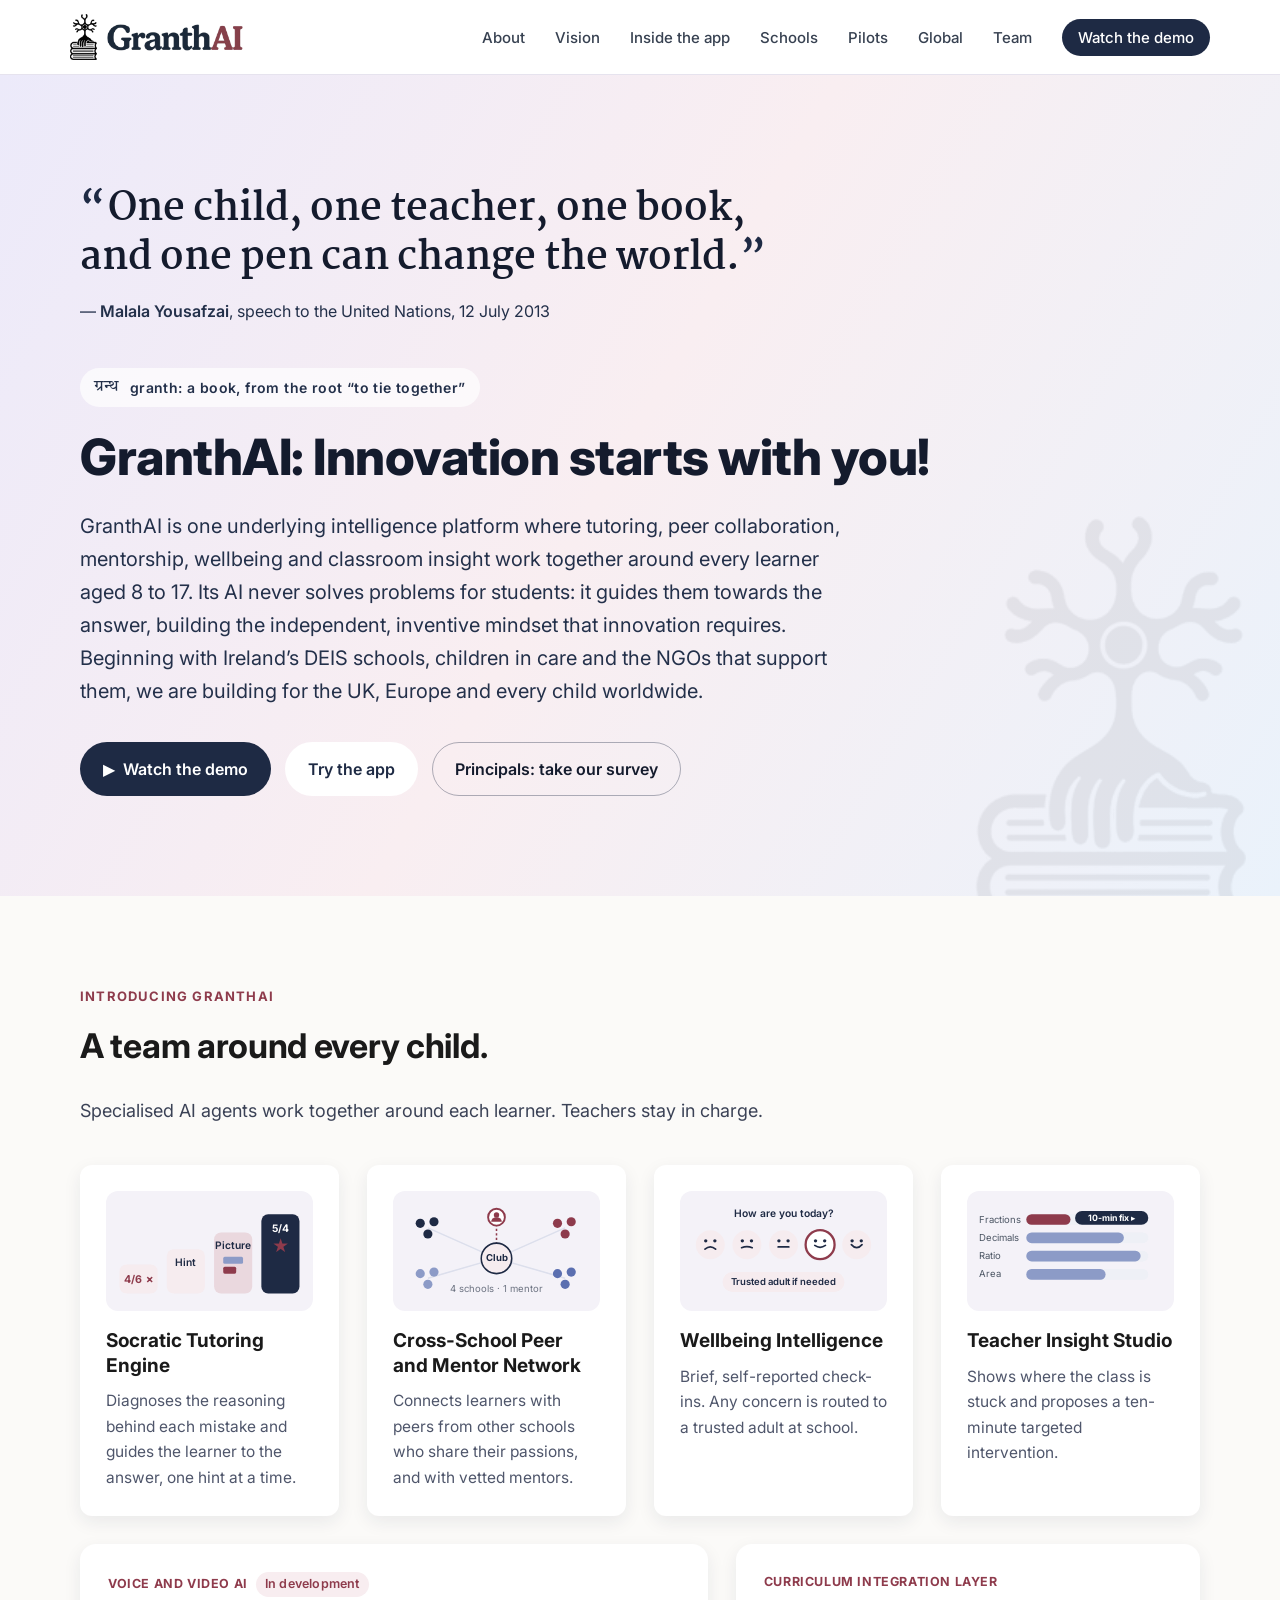
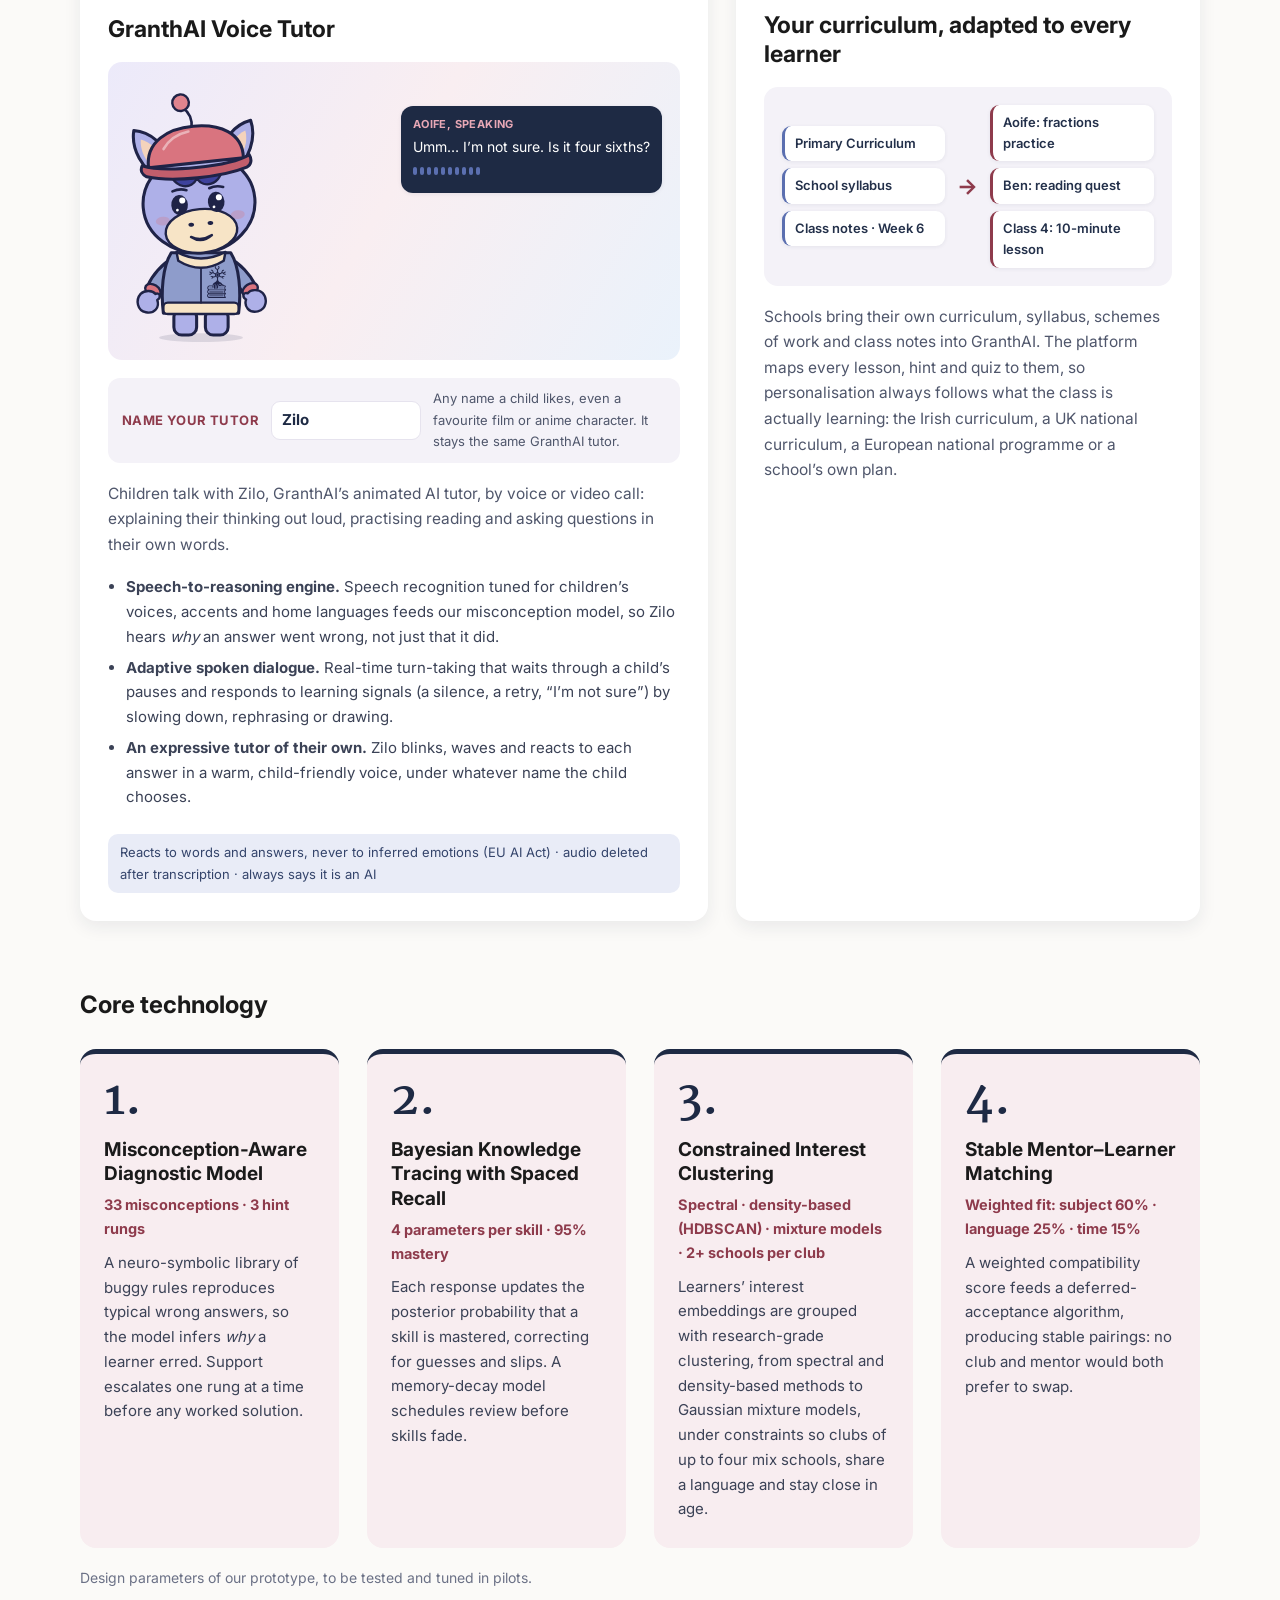
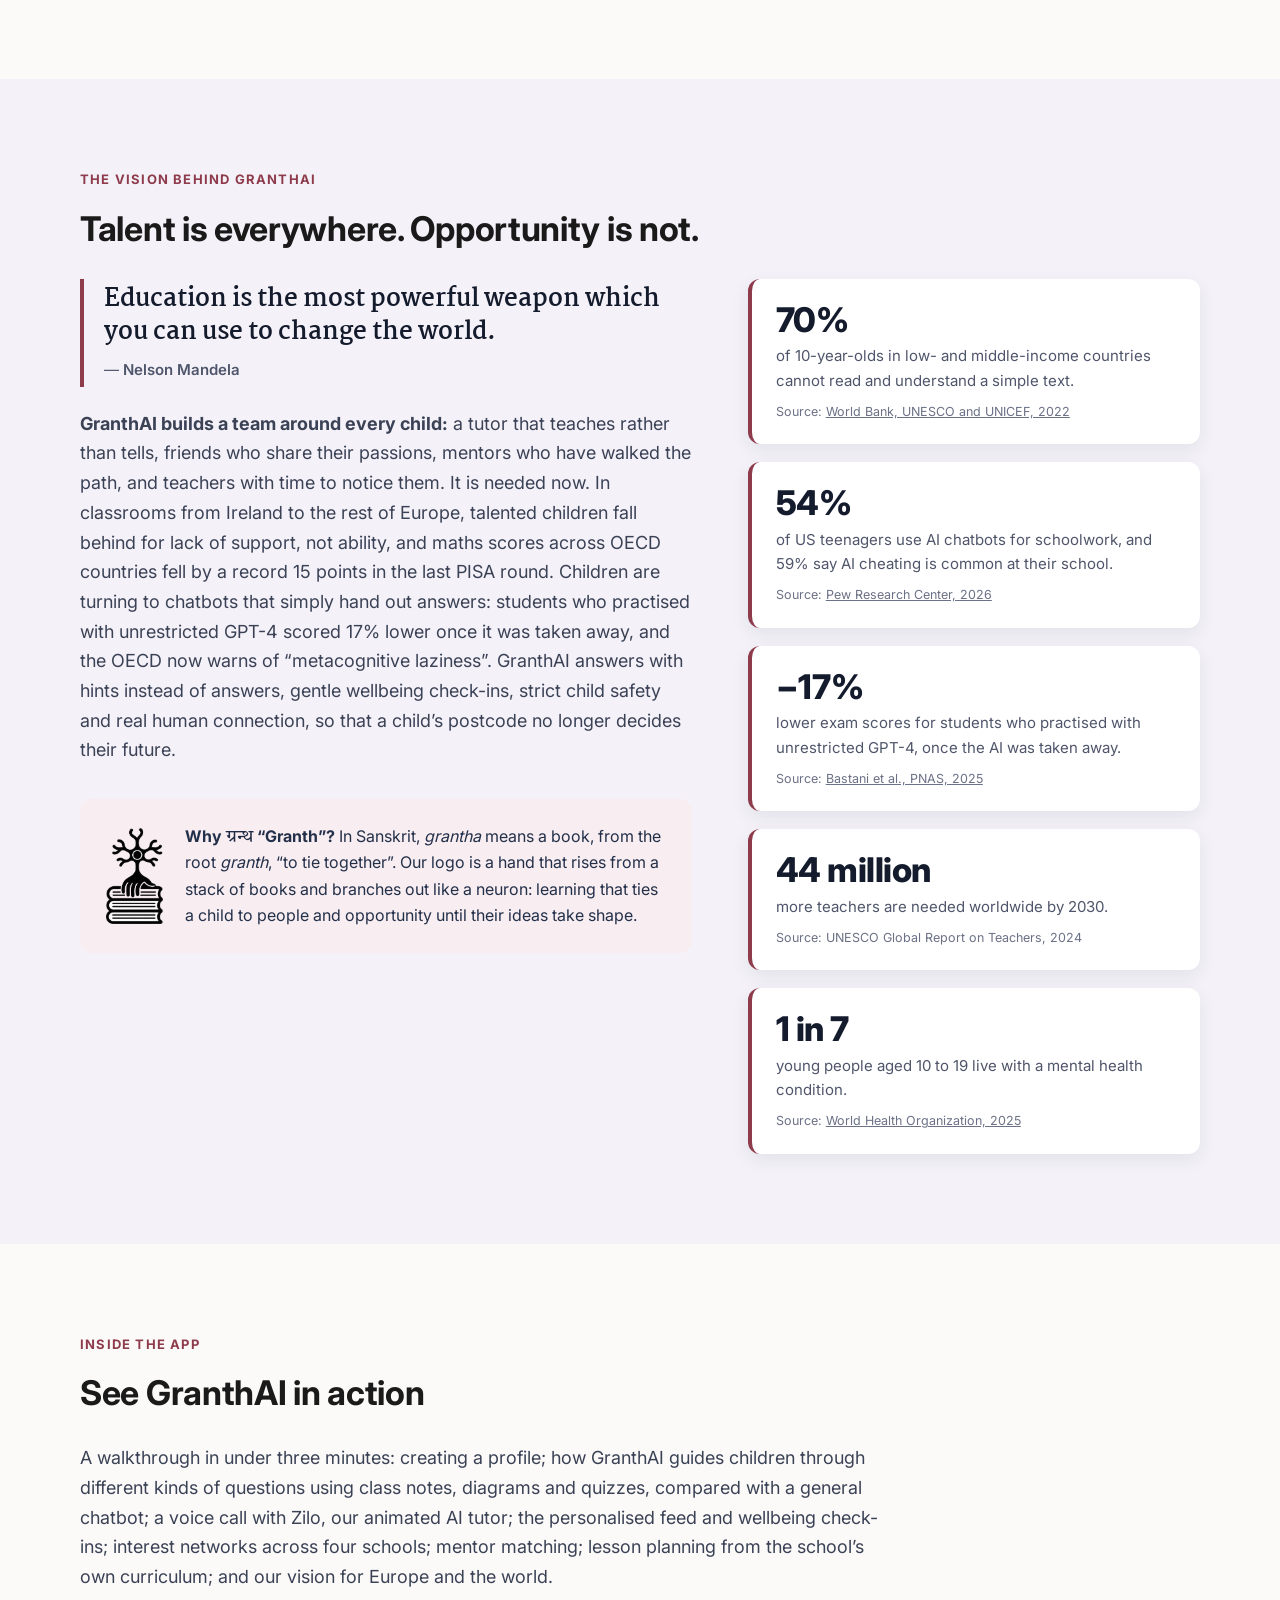
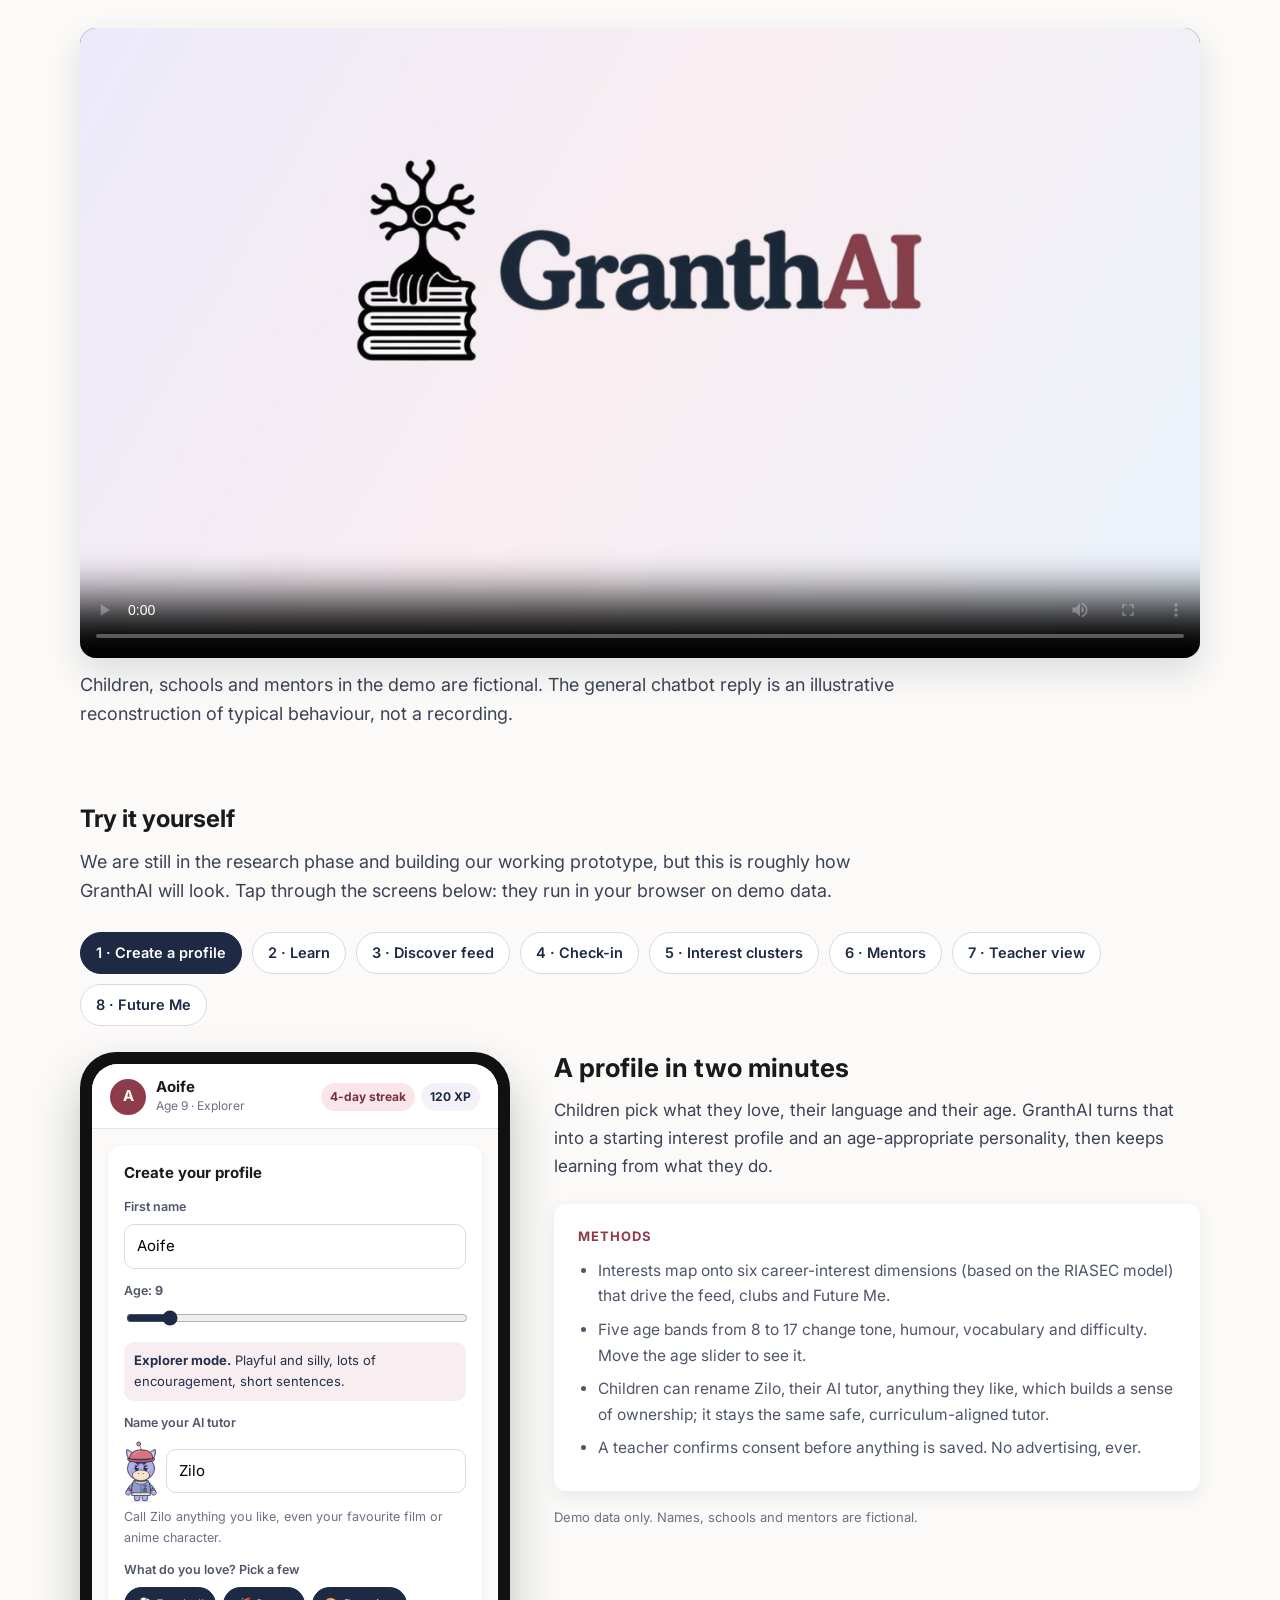
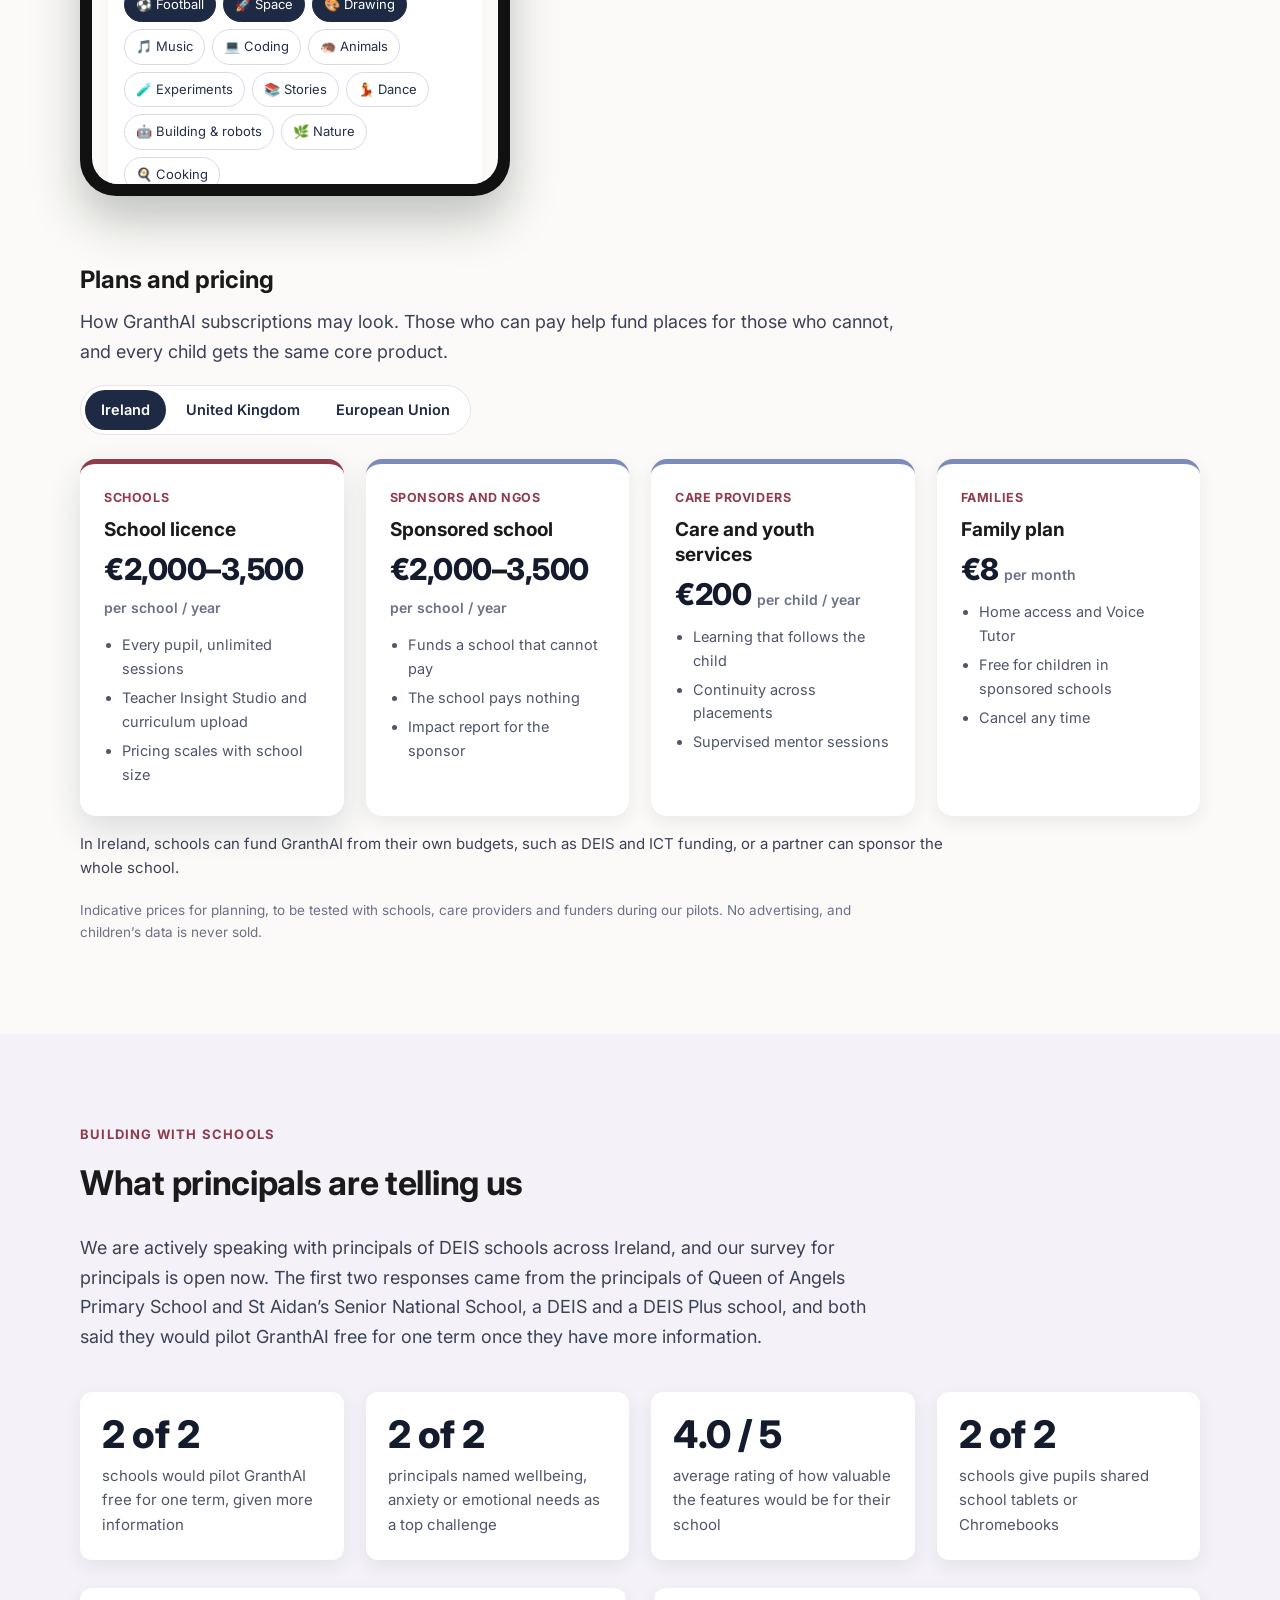
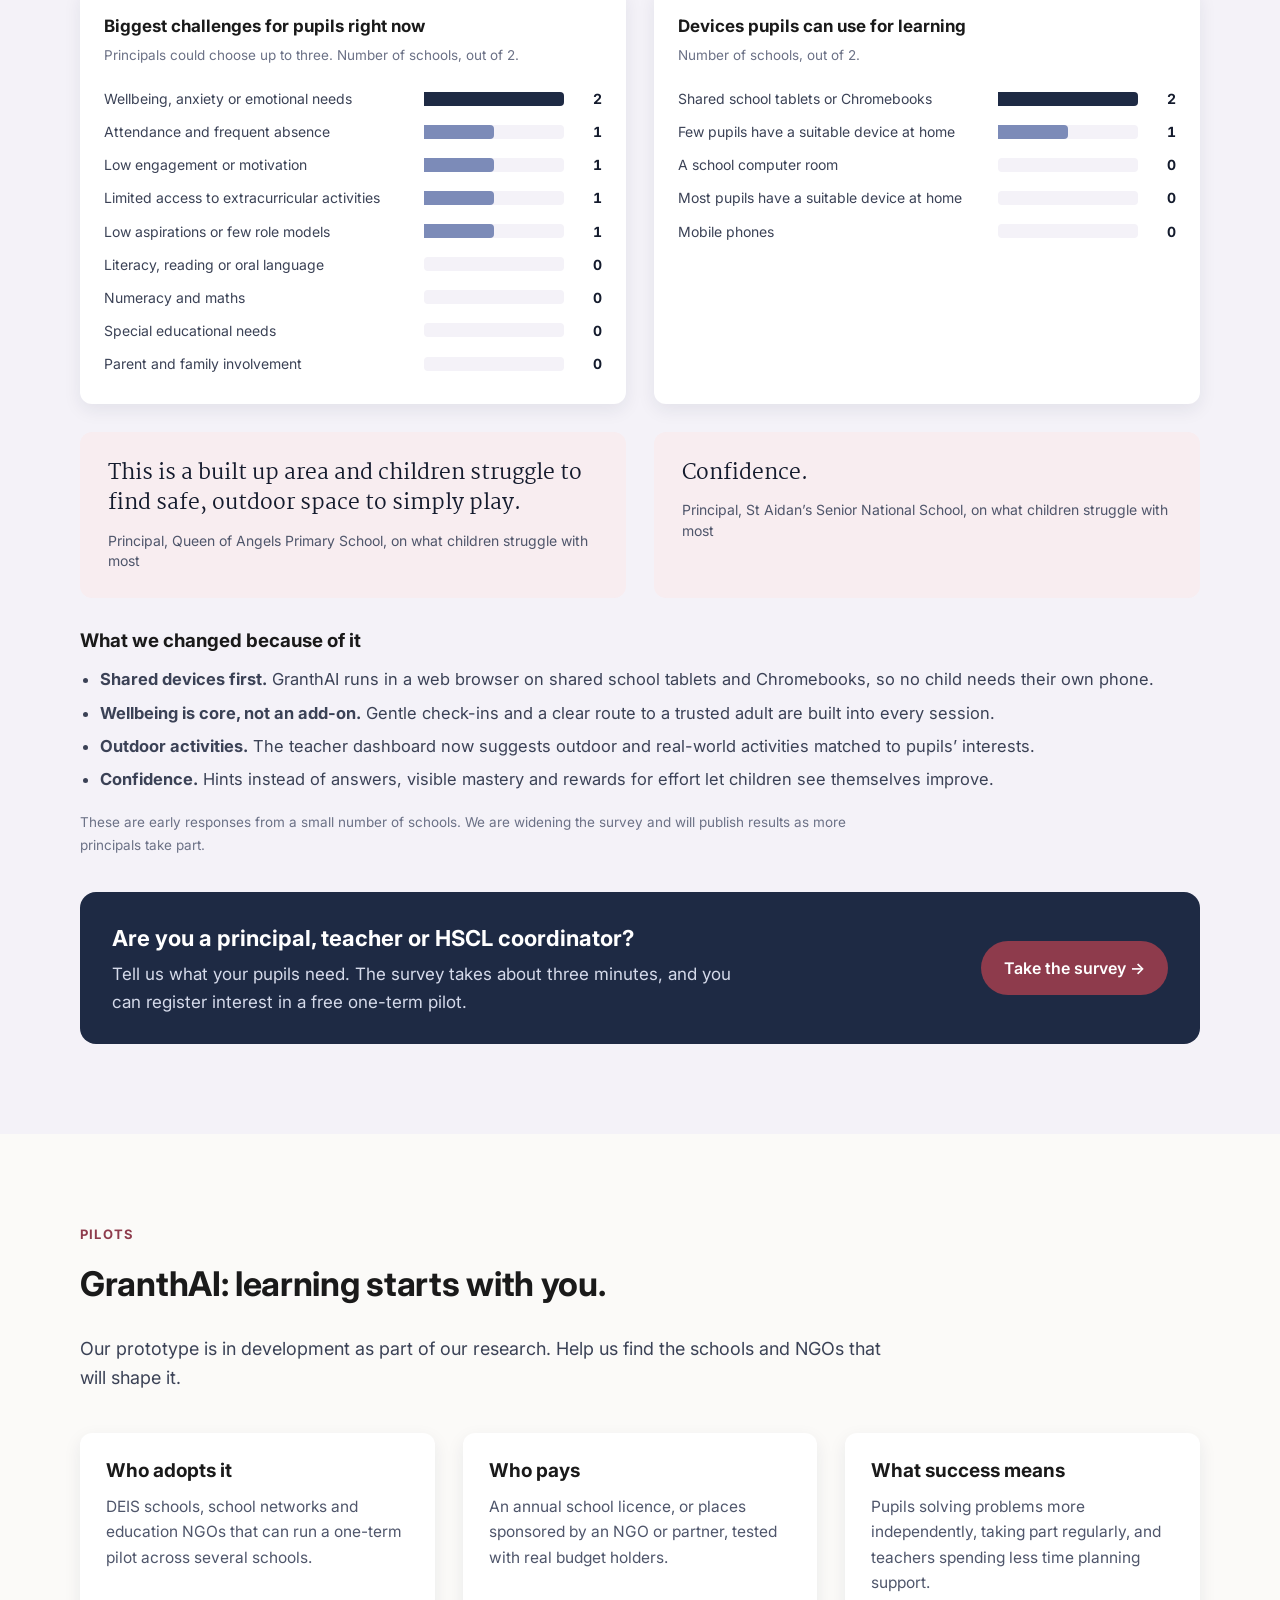
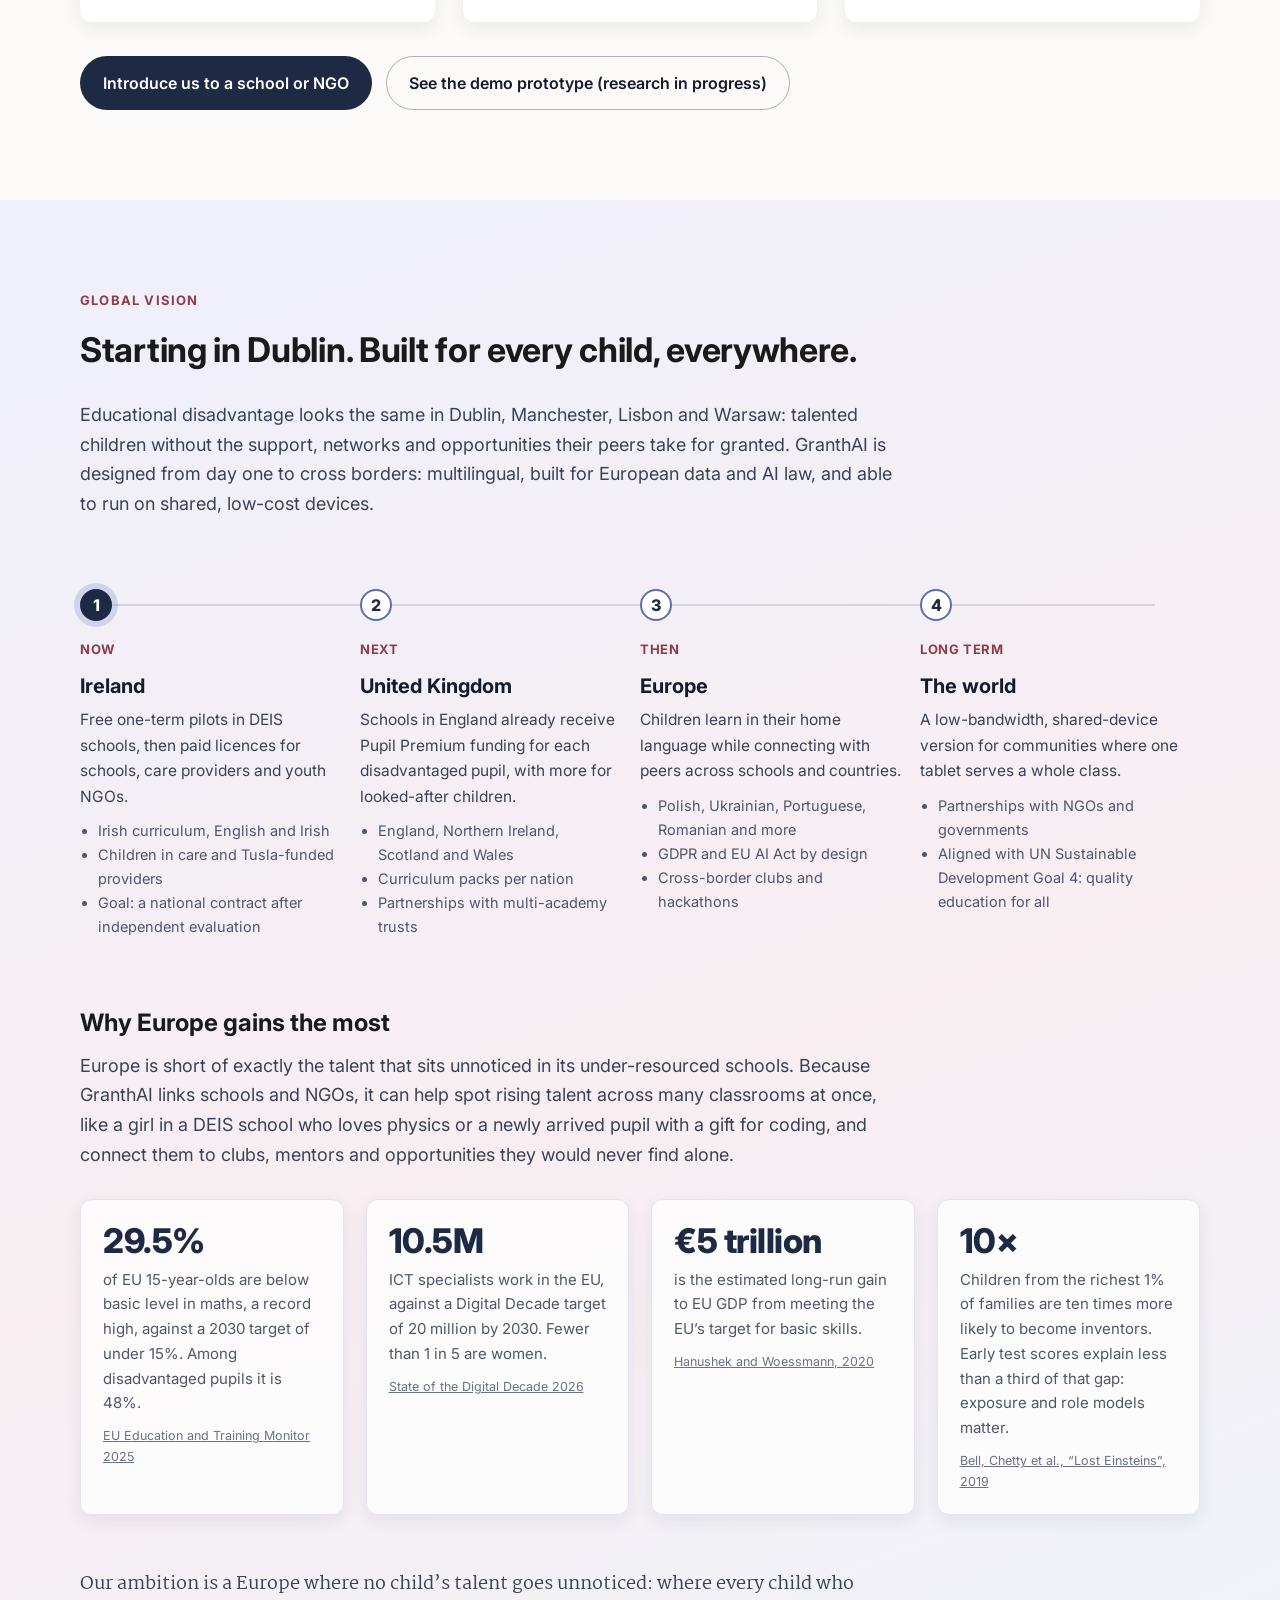
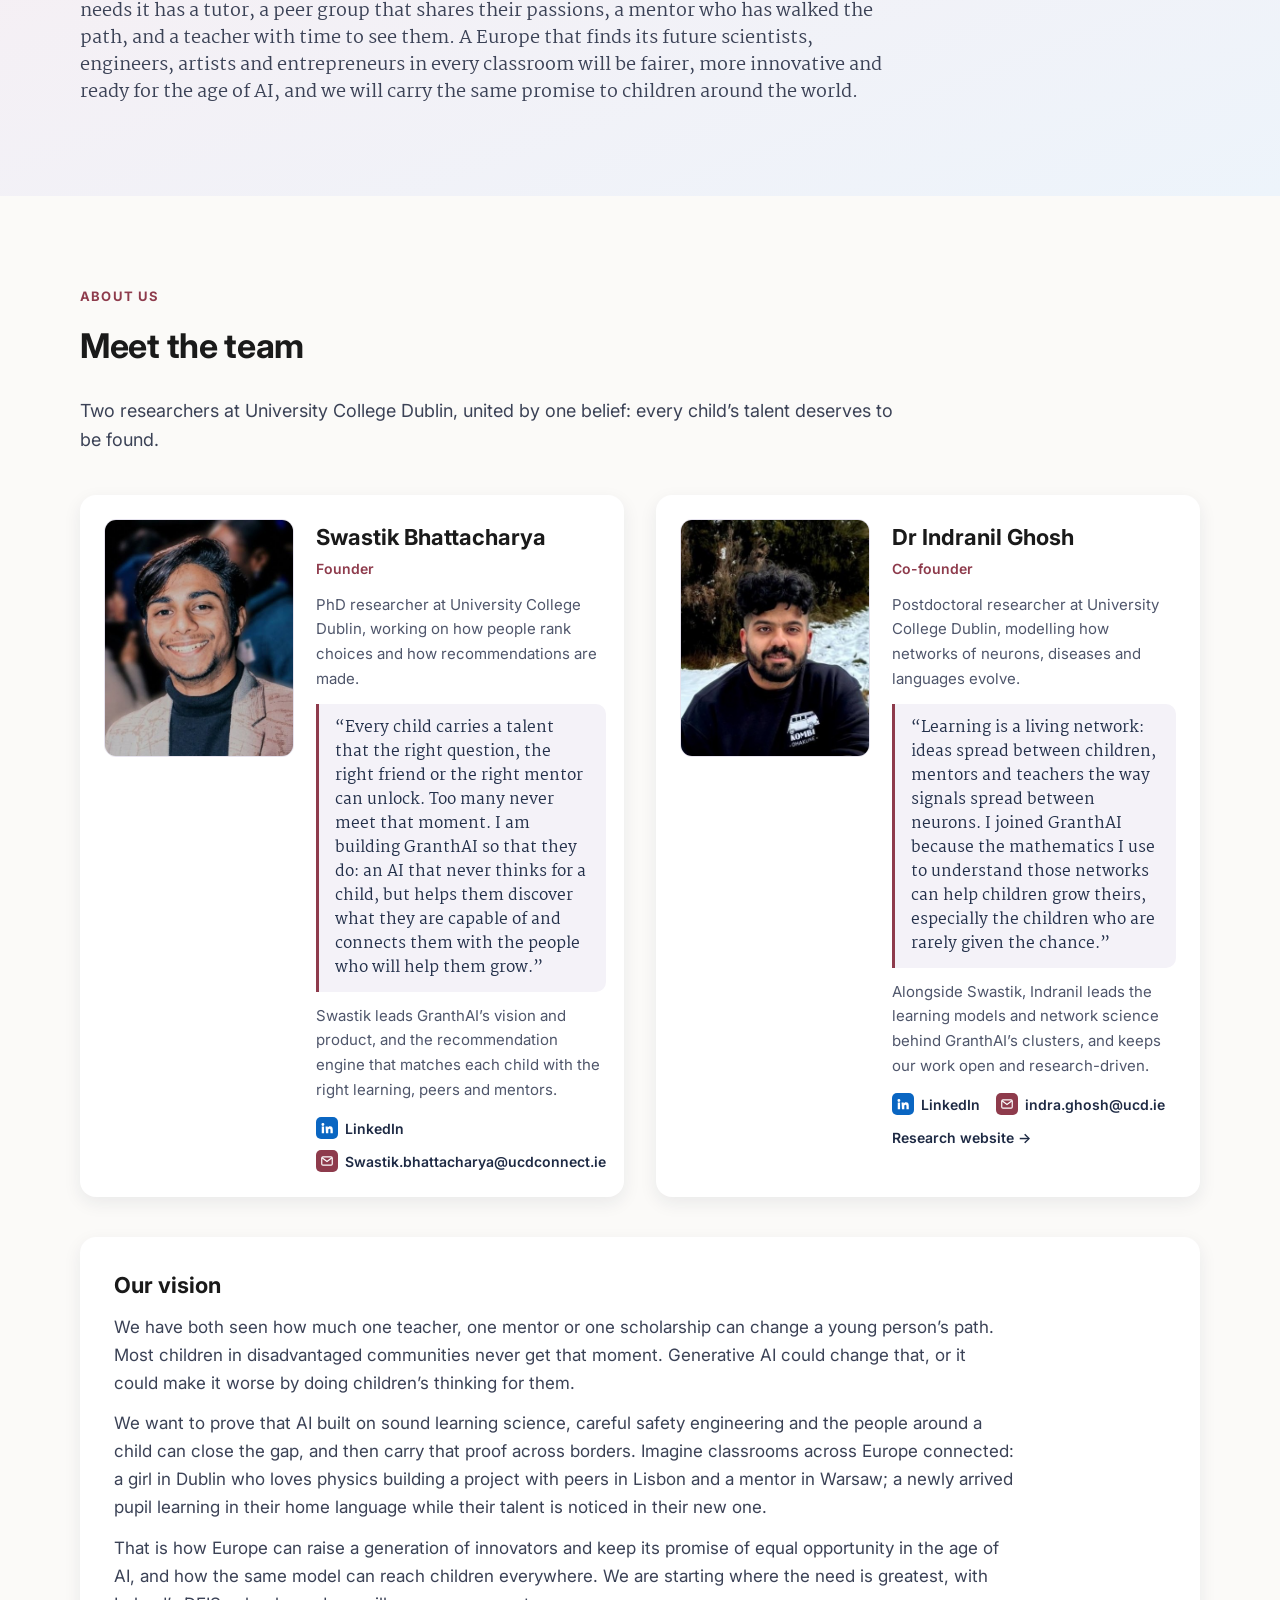
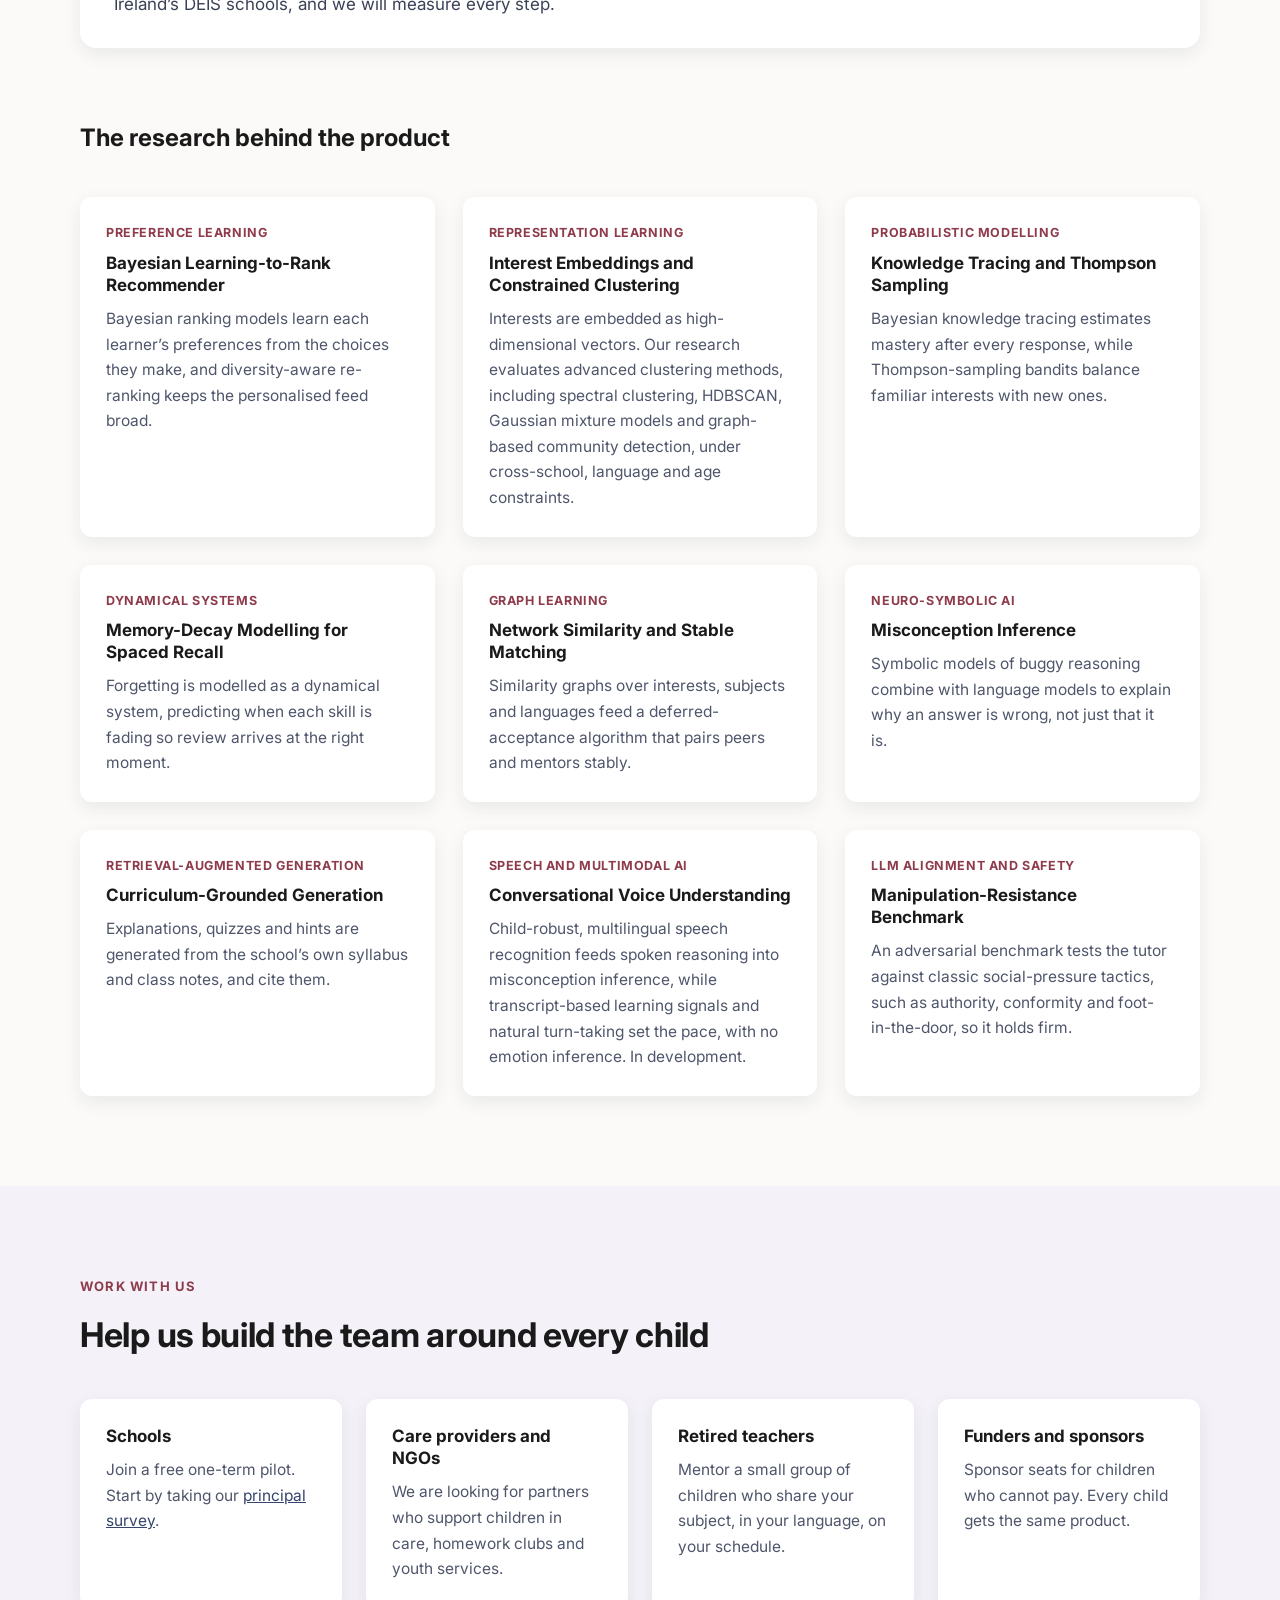
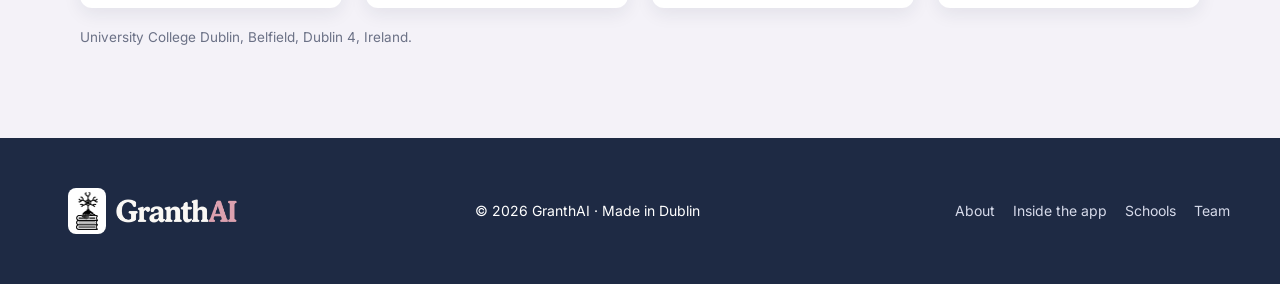
<file: site/index.html>
<!DOCTYPE html>
<html lang="en">
<head>
<meta charset="UTF-8">
<meta name="viewport" content="width=device-width, initial-scale=1.0">
<title>GranthAI · Innovation starts with you</title>
<meta name="description" content="GranthAI is one intelligence platform for learners aged 8 to 17: an AI that guides students to the answer instead of solving for them, connects them with peers and mentors across schools, adapts to each school's curriculum and gives teachers their time back. Starting in Ireland's DEIS schools.">
<meta property="og:title" content="GranthAI · Innovation starts with you">
<meta property="og:description" content="An AI learning ecosystem for disadvantaged children, starting in Ireland's DEIS schools.">
<meta property="og:image" content="assets/og-image-v4.jpg">
<meta name="theme-color" content="#1E2A44">
<link rel="icon" href="favicon.png?v=4" type="image/png">
<link rel="apple-touch-icon" href="apple-touch-icon.png?v=4">
<link rel="preload" href="fonts/Inter.woff" as="font" type="font/woff" crossorigin>
<link rel="stylesheet" href="style.css?v=5">
</head>

<body>
<a class="skip" href="#main">Skip to content</a>

<header class="navbar">
    <a class="logo" href="#top" aria-label="GranthAI home">
        <img class="mark" src="assets/logo-mark.png?v=4" alt="" width="27" height="46">
        <img class="word" src="assets/wordmark.png?v=4" alt="GranthAI" height="27">
    </a>
    <button class="menu-btn" aria-expanded="false" aria-controls="site-nav">Menu</button>
    <nav id="site-nav">
        <a href="#about">About</a>
        <a href="#vision">Vision</a>
        <a href="#app">Inside the app</a>
        <a href="#survey">Schools</a>
        <a href="#pilot">Pilots</a>
        <a href="#global">Global</a>
        <a href="#team">Team</a>
        <a href="#demo" class="cta">Watch the demo</a>
    </nav>
</header>

<main id="main">

<!-- ================= HERO / INTRO ================= -->
<section class="hero" id="top">
    <div class="hero-inner">
        <blockquote class="quote">
            <p>One child, one teacher, one book, and one pen can change the world.</p>
            <footer>&mdash; <cite>Malala Yousafzai</cite>, speech to the United Nations, 12 July 2013</footer>
        </blockquote>

        <span class="eyebrow"><span class="deva" lang="sa">ग्रन्थ</span> granth: a book, from the root &ldquo;to tie together&rdquo;</span>
        <h1>GranthAI: Innovation starts with you!</h1>
        <p class="lede">
            GranthAI is one underlying intelligence platform where tutoring, peer collaboration, mentorship,
            wellbeing and classroom insight work together around every learner aged 8 to 17. Its AI never solves
            problems for students: it guides them towards the answer, building the independent, inventive mindset
            that innovation requires. Beginning with Ireland&rsquo;s DEIS schools, children in care and the NGOs
            that support them, we are building for the UK, Europe and every child worldwide.
        </p>
        <div class="actions">
            <a class="btn btn-dark" href="#demo">&#9654;&nbsp; Watch the demo</a>
            <a class="btn btn-light" href="#try">Try the app</a>
            <a class="btn btn-ghost" href="https://docs.google.com/forms/d/1s9jmpZXKGyCyB4R221n2dANkUEP-w9KRzGWRClTThqI/viewform" target="_blank" rel="noopener">Principals: take our survey</a>
        </div>
    </div>
</section>

<!-- ================= WHAT IS GRANTHAI ================= -->
<section id="about" class="section">
<div class="wrap">
    <span class="kicker">Introducing GranthAI</span>
    <h2>A team around every child.</h2>
    <p class="intro">Specialised AI agents work together around each learner. Teachers stay in charge.</p>

    <div class="grid four">
        <div class="card vis reveal">
            <div class="viz"><svg viewBox="0 0 240 120" role="img" aria-label="A wrong answer leads to a hint, then a picture, then the child solves it">
<rect x="2" y="78" width="50" height="38" rx="9" fill="#F6ECEF"/><text x="27" y="102" text-anchor="middle" font-size="14" font-weight="700" fill="#8E3B4C">4/6 ✗</text>
<rect x="64" y="58" width="50" height="58" rx="9" fill="#F6ECEF"/><text x="89" y="80" text-anchor="middle" font-size="13.5" font-weight="600" fill="#1E2A44">Hint</text>
<rect x="126" y="36" width="50" height="80" rx="9" fill="#EAD8DE"/><text x="151" y="58" text-anchor="middle" font-size="13.5" font-weight="600" fill="#1E2A44">Picture</text>
<rect x="138" y="68" width="26" height="9" rx="2" fill="#8C9BC7"/><rect x="138" y="81" width="17" height="9" rx="2" fill="#8E3B4C"/>
<rect x="188" y="12" width="50" height="104" rx="9" fill="#1E2A44"/><text x="213" y="36" text-anchor="middle" font-size="13.5" font-weight="700" fill="#fff">5/4</text><text x="213" y="62" text-anchor="middle" font-size="22" fill="#8E3B4C">★</text>
</svg></div>
            <h3>Socratic Tutoring Engine</h3>
            <p>Diagnoses the reasoning behind each mistake and guides the learner to the answer, one hint at a time.</p>
        </div>
        <div class="card vis reveal">
            <div class="viz"><svg viewBox="0 0 240 120" role="img" aria-label="Children from four schools join one club, guided by a mentor">
<line x1="30" y1="30" x2="120" y2="70" stroke="#DCDFEC" stroke-width="2"/><line x1="30" y1="96" x2="120" y2="70" stroke="#DCDFEC" stroke-width="2"/><line x1="210" y1="30" x2="120" y2="70" stroke="#DCDFEC" stroke-width="2"/><line x1="210" y1="96" x2="120" y2="70" stroke="#DCDFEC" stroke-width="2"/><line x1="120" y1="70" x2="120" y2="22" stroke="#8E3B4C" stroke-width="2" stroke-dasharray="3 3"/>
<circle cx="20" cy="24" r="6" fill="#1E2A44"/><circle cx="38" cy="22" r="6" fill="#1E2A44"/><circle cx="30" cy="38" r="6" fill="#1E2A44"/><circle cx="20" cy="90" r="6" fill="#8C9BC7"/><circle cx="38" cy="88" r="6" fill="#8C9BC7"/><circle cx="30" cy="104" r="6" fill="#8C9BC7"/><circle cx="200" cy="24" r="6" fill="#8E3B4C"/><circle cx="218" cy="22" r="6" fill="#8E3B4C"/><circle cx="210" cy="38" r="6" fill="#8E3B4C"/><circle cx="200" cy="90" r="6" fill="#5B6FB0"/><circle cx="218" cy="88" r="6" fill="#5B6FB0"/><circle cx="210" cy="104" r="6" fill="#5B6FB0"/><circle cx="120" cy="70" r="20" fill="#F6ECEF" stroke="#1E2A44" stroke-width="2"/><text x="120" y="74" text-anchor="middle" font-size="12.5" font-weight="700" fill="#1E2A44">Club</text>
<circle cx="120" cy="16" r="11" fill="#fff" stroke="#8E3B4C" stroke-width="2.5"/><circle cx="120" cy="13" r="3.5" fill="#8E3B4C"/><path d="M113 22a7 6 0 0 1 14 0" fill="#8E3B4C"/>
<text x="120" y="114" text-anchor="middle" font-size="12.5" fill="#6b7280">4 schools · 1 mentor</text>
</svg></div>
            <h3>Cross-School Peer and Mentor Network</h3>
            <p>Connects learners with peers from other schools who share their passions, and with vetted mentors.</p>
        </div>
        <div class="card vis reveal">
            <div class="viz"><svg viewBox="0 0 240 120" role="img" aria-label="A five-face mood scale with one face chosen">
<text x="120" y="16" text-anchor="middle" font-size="13.5" font-weight="600" fill="#1E2A44">How are you today?</text>
<g transform="translate(24 52)"><circle r="19" fill="#F6ECEF" stroke="#8E3B4C" stroke-width="0"/><circle cx="-6" cy="-5" r="2.2" fill="#1E2A44"/><circle cx="6" cy="-5" r="2.2" fill="#1E2A44"/><path d="M-7 6q7 -6 14 0" stroke="#1E2A44" stroke-width="2.2" fill="none" stroke-linecap="round"/></g><g transform="translate(72 52)"><circle r="19" fill="#F6ECEF" stroke="#8E3B4C" stroke-width="0"/><circle cx="-6" cy="-5" r="2.2" fill="#1E2A44"/><circle cx="6" cy="-5" r="2.2" fill="#1E2A44"/><path d="M-7 4q7 -3 14 0" stroke="#1E2A44" stroke-width="2.2" fill="none" stroke-linecap="round"/></g><g transform="translate(120 52)"><circle r="19" fill="#F6ECEF" stroke="#8E3B4C" stroke-width="0"/><circle cx="-6" cy="-5" r="2.2" fill="#1E2A44"/><circle cx="6" cy="-5" r="2.2" fill="#1E2A44"/><path d="M-7 3h14" stroke="#1E2A44" stroke-width="2.2" fill="none" stroke-linecap="round"/></g><g transform="translate(168 52)"><circle r="19" fill="#fff" stroke="#8E3B4C" stroke-width="3"/><circle cx="-6" cy="-5" r="2.2" fill="#1E2A44"/><circle cx="6" cy="-5" r="2.2" fill="#1E2A44"/><path d="M-7 1q7 5 14 0" stroke="#1E2A44" stroke-width="2.2" fill="none" stroke-linecap="round"/></g><g transform="translate(216 52)"><circle r="19" fill="#F6ECEF" stroke="#8E3B4C" stroke-width="0"/><circle cx="-6" cy="-5" r="2.2" fill="#1E2A44"/><circle cx="6" cy="-5" r="2.2" fill="#1E2A44"/><path d="M-7 0q7 8 14 0" stroke="#1E2A44" stroke-width="2.2" fill="none" stroke-linecap="round"/></g>
<rect x="40" y="88" width="160" height="26" rx="13" fill="#F6ECEF"/><text x="120" y="105" text-anchor="middle" font-size="12.5" font-weight="600" fill="#1E2A44">Trusted adult if needed</text>
</svg></div>
            <h3>Wellbeing Intelligence</h3>
            <p>Brief, self-reported check-ins. Any concern is routed to a trusted adult at school.</p>
        </div>
        <div class="card vis reveal">
            <div class="viz"><svg viewBox="0 0 240 120" role="img" aria-label="Class mastery bars with fractions flagged as a spreading misconception">
<text x="0" y="23" font-size="12.5" fill="#4b5563">Fractions</text><rect x="62" y="12" width="160" height="14" rx="7" fill="#EEF0F6"/><rect x="62" y="12" width="58" height="14" rx="7" fill="#8E3B4C"/><text x="0" y="47" font-size="12.5" fill="#4b5563">Decimals</text><rect x="62" y="36" width="160" height="14" rx="7" fill="#EEF0F6"/><rect x="62" y="36" width="128" height="14" rx="7" fill="#8C9BC7"/><text x="0" y="71" font-size="12.5" fill="#4b5563">Ratio</text><rect x="62" y="60" width="160" height="14" rx="7" fill="#EEF0F6"/><rect x="62" y="60" width="150" height="14" rx="7" fill="#8C9BC7"/><text x="0" y="95" font-size="12.5" fill="#4b5563">Area</text><rect x="62" y="84" width="160" height="14" rx="7" fill="#EEF0F6"/><rect x="62" y="84" width="104" height="14" rx="7" fill="#8C9BC7"/><rect x="126" y="8" width="96" height="18" rx="9" fill="#1E2A44"/><text x="174" y="21" text-anchor="middle" font-size="11.5" font-weight="700" fill="#fff">10-min fix ▸</text>
</svg></div>
            <h3>Teacher Insight Studio</h3>
            <p>Shows where the class is stuck and proposes a ten-minute targeted intervention.</p>
        </div>
    </div>

    <div class="flagship">
        <article class="flag-card reveal" id="voice">
            <span class="tagline">Voice and video AI <em>In development</em></span>
            <h3>GranthAI Voice Tutor</h3>
            <div class="voice-demo">
                <div class="zilo-stage" id="zilo-stage" aria-label="Zilo, GranthAI's animated AI tutor, blinking, waving and reacting during a lesson"></div>
                <div class="vchat" id="vchat">
                    <div class="b kid"><small>Aoife, speaking</small>Umm&hellip; I&rsquo;m not sure. Is it four sixths?<div class="wave" aria-hidden="true"><i></i><i></i><i></i><i></i><i></i><i></i><i></i><i></i><i></i><i></i></div></div>
                    <span class="signal">Learning signals: long pause &middot; &ldquo;not sure&rdquo; &middot; second attempt</span>
                    <div class="b"><small class="tutor-name">Zilo</small>Good thinking, Aoife! Let&rsquo;s slow down. Can you draw three quarters for me first?</div>
                </div>
            </div>
            <div class="rename">
                <label for="tutor-name">Name your tutor</label>
                <input id="tutor-name" type="text" maxlength="18" value="Zilo" autocomplete="off" spellcheck="false">
                <span class="hint">Any name a child likes, even a favourite film or anime character. It stays the same GranthAI tutor.</span>
            </div>
            <p>Children talk with Zilo, GranthAI&rsquo;s animated AI tutor, by voice or video call: explaining their thinking out loud,
            practising reading and asking questions in their own words.</p>
            <ul>
                <li><b>Speech-to-reasoning engine.</b> Speech recognition tuned for children&rsquo;s voices, accents and home languages feeds our misconception model, so Zilo hears <i>why</i> an answer went wrong, not just that it did.</li>
                <li><b>Adaptive spoken dialogue.</b> Real-time turn-taking that waits through a child&rsquo;s pauses and responds to learning signals (a silence, a retry, &ldquo;I&rsquo;m not sure&rdquo;) by slowing down, rephrasing or drawing.</li>
                <li><b>An expressive tutor of their own.</b> Zilo blinks, waves and reacts to each answer in a warm, child-friendly voice, under whatever name the child chooses.</li>
            </ul>
            <p class="lawful">Reacts to words and answers, never to inferred emotions (EU AI Act) &middot; audio deleted after transcription &middot; always says it is an AI</p>
        </article>
        <article class="flag-card reveal" id="curriculum">
            <span class="tagline">Curriculum Integration Layer</span>
            <h3>Your curriculum, adapted to every learner</h3>
            <div class="curr-flow" aria-label="School materials flow into GranthAI and become personalised practice">
                <div class="docs"><span class="doc">Primary Curriculum</span><span class="doc">School syllabus</span><span class="doc">Class notes &middot; Week 6</span></div>
                <span class="arrow" aria-hidden="true">&rarr;</span>
                <div class="out"><span class="doc">Aoife: fractions practice</span><span class="doc">Ben: reading quest</span><span class="doc">Class 4: 10-minute lesson</span></div>
            </div>
            <p>Schools bring their own curriculum, syllabus, schemes of work and class notes into GranthAI. The platform maps every lesson,
            hint and quiz to them, so personalisation always follows what the class is actually learning: the Irish curriculum, a UK national
            curriculum, a European national programme or a school&rsquo;s own plan.</p>
        </article>
    </div>

    <h3 class="subhead algo-head">Core technology</h3>
    <div class="grid four algos">
        <div class="algo reveal">
            <span class="n">1.</span>
            <h3>Misconception-Aware Diagnostic Model</h3>
            <p class="metric">33 misconceptions · 3 hint rungs</p>
            <p>A neuro-symbolic library of buggy rules reproduces typical wrong answers, so the model infers <i>why</i> a learner erred. Support escalates one rung at a time before any worked solution.</p>
        </div>
        <div class="algo reveal">
            <span class="n">2.</span>
            <h3>Bayesian Knowledge Tracing with Spaced Recall</h3>
            <p class="metric">4 parameters per skill · 95% mastery</p>
            <p>Each response updates the posterior probability that a skill is mastered, correcting for guesses and slips. A memory-decay model schedules review before skills fade.</p>
        </div>
        <div class="algo reveal">
            <span class="n">3.</span>
            <h3>Constrained Interest Clustering</h3>
            <p class="metric">Spectral · density-based (HDBSCAN) · mixture models · 2+ schools per club</p>
            <p>Learners&rsquo; interest embeddings are grouped with research-grade clustering, from spectral and density-based methods to Gaussian mixture models, under constraints so clubs of up to four mix schools, share a language and stay close in age.</p>
        </div>
        <div class="algo reveal">
            <span class="n">4.</span>
            <h3>Stable Mentor&ndash;Learner Matching</h3>
            <p class="metric">Weighted fit: subject 60% · language 25% · time 15%</p>
            <p>A weighted compatibility score feeds a deferred-acceptance algorithm, producing stable pairings: no club and mentor would both prefer to swap.</p>
        </div>
    </div>
    <p class="algo-note">Design parameters of our prototype, to be tested and tuned in pilots.</p>
</div>
</section>

<!-- ================= VISION ================= -->
<section id="vision" class="section alt">
<div class="wrap">
    <span class="kicker">The vision behind GranthAI</span>
    <h2>Talent is everywhere. Opportunity is not.</h2>
    <div class="split">
        <div>
            <blockquote class="vision-quote">
                <p>Education is the most powerful weapon which you can use to change the world.</p>
                <footer>&mdash; <cite>Nelson Mandela</cite></footer>
            </blockquote>
            <p>
                <b>GranthAI builds a team around every child:</b> a tutor that teaches rather than tells, friends
                who share their passions, mentors who have walked the path, and teachers with time to notice them. It is
                needed now. In classrooms from Ireland to the rest of Europe, talented children fall behind for lack of
                support, not ability, and maths scores across OECD countries fell by a record 15 points in the last PISA
                round. Children are turning to chatbots that simply hand out answers: students who practised with
                unrestricted GPT-4 scored 17% lower once it was taken away, and the OECD now warns of
                &ldquo;metacognitive laziness&rdquo;. GranthAI answers with hints instead of answers, gentle wellbeing
                check-ins, strict child safety and real human connection, so that a child&rsquo;s postcode no longer
                decides their future.
            </p>
            <div class="name-card">
                <img src="assets/logo-mark.png?v=4" alt="" width="57" height="96" style="flex:none">
                <p>
                    <b>Why <span class="deva" lang="sa">ग्रन्थ</span> &ldquo;Granth&rdquo;?</b> In Sanskrit, <i>grantha</i> means a book,
                    from the root <i>granth</i>, &ldquo;to tie together&rdquo;. Our logo is a hand that rises from a stack of books
                    and branches out like a neuron: learning that ties a child to people and opportunity until their ideas take shape.
                </p>
            </div>
        </div>
        <div class="stats">
            <div class="stat reveal">
                <b>70%</b>
                <span>of 10-year-olds in low- and middle-income countries cannot read and understand a simple text.</span>
                <small>Source: <a href="https://www.worldbank.org/en/news/press-release/2022/06/23/70-of-10-year-olds-now-in-learning-poverty-unable-to-read-and-understand-a-simple-text" target="_blank" rel="noopener">World Bank, UNESCO and UNICEF, 2022</a></small>
            </div>
            <div class="stat reveal">
                <b>54%</b>
                <span>of US teenagers use AI chatbots for schoolwork, and 59% say AI cheating is common at their school.</span>
                <small>Source: <a href="https://www.pewresearch.org/internet/2026/02/24/how-teens-use-and-view-ai/" target="_blank" rel="noopener">Pew Research Center, 2026</a></small>
            </div>
            <div class="stat reveal">
                <b>&minus;17%</b>
                <span>lower exam scores for students who practised with unrestricted GPT-4, once the AI was taken away.</span>
                <small>Source: <a href="https://doi.org/10.1073/pnas.2422633122" target="_blank" rel="noopener">Bastani et al., PNAS, 2025</a></small>
            </div>
            <div class="stat reveal">
                <b>44 million</b>
                <span>more teachers are needed worldwide by 2030.</span>
                <small>Source: UNESCO Global Report on Teachers, 2024</small>
            </div>
            <div class="stat reveal">
                <b>1 in 7</b>
                <span>young people aged 10 to 19 live with a mental health condition.</span>
                <small>Source: <a href="https://www.who.int/news-room/fact-sheets/detail/adolescent-mental-health" target="_blank" rel="noopener">World Health Organization, 2025</a></small>
            </div>
        </div>
    </div>
</div>
</section>

<!-- ================= INSIDE THE APP ================= -->
<section id="app" class="section">
<div class="wrap">
    <span class="kicker">Inside the app</span>
    <h2 id="demo">See GranthAI in action</h2>
    <p class="intro">
        A walkthrough in under three minutes: creating a profile; how GranthAI guides children through different kinds of
        questions using class notes, diagrams and quizzes, compared with a general chatbot; a voice call with Zilo, our
        animated AI tutor; the personalised feed and wellbeing check-ins; interest networks across four schools; mentor
        matching; lesson planning from the school&rsquo;s own curriculum; and our vision for Europe and the world.
    </p>
    <div class="video-frame">
        <video controls preload="metadata" poster="assets/demo-poster-v4.jpg" playsinline>
            <source src="assets/granthai-demo-v7.mp4" type="video/mp4">
            <track kind="captions" src="assets/granthai-demo-v7.vtt" srclang="en" label="English" default>
            Your browser cannot play this video. <a href="assets/granthai-demo-v7.mp4">Download the demo</a>.
        </video>
    </div>
    <p class="video-note">Children, schools and mentors in the demo are fictional. The general chatbot reply is an illustrative reconstruction of typical behaviour, not a recording.</p>

    <h3 class="subhead" id="try">Try it yourself</h3>
    <p class="intro">We are still in the research phase and building our working prototype, but this is roughly how GranthAI will look. Tap through the screens below: they run in your browser on demo data.</p>

    <div class="app-tabs" role="tablist" aria-label="App screens">
        <button class="app-tab" role="tab" data-screen="profile" aria-selected="true">1 · Create a profile</button>
        <button class="app-tab" role="tab" data-screen="learn" aria-selected="false">2 · Learn</button>
        <button class="app-tab" role="tab" data-screen="feed" aria-selected="false">3 · Discover feed</button>
        <button class="app-tab" role="tab" data-screen="checkin" aria-selected="false">4 · Check-in</button>
        <button class="app-tab" role="tab" data-screen="clusters" aria-selected="false">5 · Interest clusters</button>
        <button class="app-tab" role="tab" data-screen="mentors" aria-selected="false">6 · Mentors</button>
        <button class="app-tab" role="tab" data-screen="teacher" aria-selected="false">7 · Teacher view</button>
        <button class="app-tab" role="tab" data-screen="future" aria-selected="false">8 · Future Me</button>
    </div>

    <div class="app-stage">
        <div class="device">
            <div class="screen">
                <div class="app-top">
                    <div class="who">
                        <div class="avatar" id="app-avatar">A</div>
                        <div><div class="nm" id="app-name">Aoife</div><div class="sub" id="app-sub">Age 9 · Explorer</div></div>
                    </div>
                    <div class="pills"><span class="pill s" id="app-streak">4-day streak</span><span class="pill" id="app-xp">120 XP</span></div>
                </div>
                <div class="app-body" id="app-body" role="tabpanel" aria-live="polite"></div>
            </div>
        </div>
        <div class="explain" id="explain" aria-live="polite"></div>
    </div>

    <div class="pricing" id="pricing">
        <h3 class="subhead" style="margin-top:0">Plans and pricing</h3>
        <p class="intro">How GranthAI subscriptions may look. Those who can pay help fund places for those who cannot, and every child gets the same core product.</p>
        <div class="region-tabs" role="tablist" aria-label="Region">
            <button role="tab" data-region="ie" aria-selected="true">Ireland</button>
            <button role="tab" data-region="uk" aria-selected="false">United Kingdom</button>
            <button role="tab" data-region="eu" aria-selected="false">European Union</button>
        </div>
        <div class="plans" id="plans" role="tabpanel" aria-live="polite"></div>
        <p class="funding-line" id="funding-line"></p>
        <p class="note">Indicative prices for planning, to be tested with schools, care providers and funders during our pilots. No advertising, and children&rsquo;s data is never sold.</p>
    </div>
</div>
</section>

<!-- ================= SURVEY ================= -->
<section id="survey" class="section alt">
<div class="wrap">
    <span class="kicker">Building with schools</span>
    <h2>What principals are telling us</h2>
    <p class="intro">
        We are actively speaking with principals of DEIS schools across Ireland, and our survey for principals is
        open now. The first two responses came from the principals of Queen of Angels Primary School and St Aidan&rsquo;s
        Senior National School, a DEIS and a DEIS Plus school, and both said they would pilot GranthAI free for one term
        once they have more information.
    </p>

    <div class="tiles">
        <div class="tile reveal"><b>2 of 2</b><span>schools would pilot GranthAI free for one term, given more information</span></div>
        <div class="tile reveal"><b>2 of 2</b><span>principals named wellbeing, anxiety or emotional needs as a top challenge</span></div>
        <div class="tile reveal"><b>4.0 / 5</b><span>average rating of how valuable the features would be for their school</span></div>
        <div class="tile reveal"><b>2 of 2</b><span>schools give pupils shared school tablets or Chromebooks</span></div>
    </div>

    <div class="charts">
        <div class="chart" id="chart-challenges">
            <h3>Biggest challenges for pupils right now</h3>
            <p class="sub">Principals could choose up to three. Number of schools, out of 2.</p>
        </div>
        <div class="chart" id="chart-devices">
            <h3>Devices pupils can use for learning</h3>
            <p class="sub">Number of schools, out of 2.</p>
        </div>
    </div>

    <div class="voices">
        <blockquote class="voice reveal">
            This is a built up area and children struggle to find safe, outdoor space to simply play.
            <footer>Principal, Queen of Angels Primary School, on what children struggle with most</footer>
        </blockquote>
        <blockquote class="voice reveal">
            Confidence.
            <footer>Principal, St Aidan&rsquo;s Senior National School, on what children struggle with most</footer>
        </blockquote>
    </div>

    <div class="changes">
        <h3>What we changed because of it</h3>
        <ul>
            <li><b>Shared devices first.</b> GranthAI runs in a web browser on shared school tablets and Chromebooks, so no child needs their own phone.</li>
            <li><b>Wellbeing is core, not an add-on.</b> Gentle check-ins and a clear route to a trusted adult are built into every session.</li>
            <li><b>Outdoor activities.</b> The teacher dashboard now suggests outdoor and real-world activities matched to pupils&rsquo; interests.</li>
            <li><b>Confidence.</b> Hints instead of answers, visible mastery and rewards for effort let children see themselves improve.</li>
        </ul>
    </div>
    <p class="note">These are early responses from a small number of schools. We are widening the survey and will publish results as more principals take part.</p>

    <div class="survey-cta">
        <div>
            <h3>Are you a principal, teacher or HSCL coordinator?</h3>
            <p>Tell us what your pupils need. The survey takes about three minutes, and you can register interest in a free one-term pilot.</p>
        </div>
        <a class="btn btn-saffron" href="https://docs.google.com/forms/d/1s9jmpZXKGyCyB4R221n2dANkUEP-w9KRzGWRClTThqI/viewform" target="_blank" rel="noopener">Take the survey &rarr;</a>
    </div>
</div>
</section>

<!-- ================= PILOTS ================= -->
<section id="pilot" class="section">
<div class="wrap">
    <span class="kicker">Pilots</span>
    <h2>GranthAI: learning starts with you.</h2>
    <p class="intro">Our prototype is in development as part of our research. Help us find the schools and NGOs that will shape it.</p>
    <div class="grid four" style="grid-template-columns:repeat(3,1fr)">
        <div class="card reveal"><h3>Who adopts it</h3><p>DEIS schools, school networks and education NGOs that can run a one-term pilot across several schools.</p></div>
        <div class="card reveal"><h3>Who pays</h3><p>An annual school licence, or places sponsored by an NGO or partner, tested with real budget holders.</p></div>
        <div class="card reveal"><h3>What success means</h3><p>Pupils solving problems more independently, taking part regularly, and teachers spending less time planning support.</p></div>
    </div>
    <div class="actions"><a class="btn btn-dark" href="#contact">Introduce us to a school or NGO</a><a class="btn btn-ghost" href="#demo">See the demo prototype (research in progress)</a></div>
</div>
</section>

<!-- ================= GLOBAL VISION ================= -->
<section id="global" class="section glow">
<div class="wrap">
    <span class="kicker">Global vision</span>
    <h2>Starting in Dublin. Built for every child, everywhere.</h2>
    <p class="intro">
        Educational disadvantage looks the same in Dublin, Manchester, Lisbon and Warsaw: talented children
        without the support, networks and opportunities their peers take for granted. GranthAI is designed from day
        one to cross borders: multilingual, built for European data and AI law, and able to run on shared, low-cost devices.
    </p>

    <div class="roadmap reveal">
        <div class="flight" aria-hidden="true"><div class="trail"></div><div class="plane"><svg viewBox="0 0 24 24"><g transform="rotate(90 12 12)"><path fill="currentColor" d="M21 16v-2l-8-5V3.5a1.5 1.5 0 0 0-3 0V9l-8 5v2l8-2.5V19l-2 1.5V22l3.5-1 3.5 1v-1.5L13 19v-5.5l8 2.5z"/></g></svg></div></div>
        <div class="stage now reveal">
            <div class="node">1</div>
            <div class="when">Now</div>
            <h3>Ireland</h3>
            <p>Free one-term pilots in DEIS schools, then paid licences for schools, care providers and youth NGOs.</p>
            <ul><li>Irish curriculum, English and Irish</li><li>Children in care and Tusla-funded providers</li><li>Goal: a national contract after independent evaluation</li></ul>
        </div>
        <div class="stage reveal">
            <div class="node">2</div>
            <div class="when">Next</div>
            <h3>United Kingdom</h3>
            <p>Schools in England already receive Pupil Premium funding for each disadvantaged pupil, with more for looked-after children.</p>
            <ul><li>England, Northern Ireland, Scotland and Wales</li><li>Curriculum packs per nation</li><li>Partnerships with multi-academy trusts</li></ul>
        </div>
        <div class="stage reveal">
            <div class="node">3</div>
            <div class="when">Then</div>
            <h3>Europe</h3>
            <p>Children learn in their home language while connecting with peers across schools and countries.</p>
            <ul><li>Polish, Ukrainian, Portuguese, Romanian and more</li><li>GDPR and EU AI Act by design</li><li>Cross-border clubs and hackathons</li></ul>
        </div>
        <div class="stage reveal">
            <div class="node">4</div>
            <div class="when">Long term</div>
            <h3>The world</h3>
            <p>A low-bandwidth, shared-device version for communities where one tablet serves a whole class.</p>
            <ul><li>Partnerships with NGOs and governments</li><li>Aligned with UN Sustainable Development Goal 4: quality education for all</li></ul>
        </div>
    </div>


    <h3 class="subhead" style="margin-top:64px">Why Europe gains the most</h3>
    <p class="intro">
        Europe is short of exactly the talent that sits unnoticed in its under-resourced schools. Because GranthAI links
        schools and NGOs, it can help spot rising talent across many classrooms at once, like a girl in a DEIS school
        who loves physics or a newly arrived pupil with a gift for coding, and connect them to clubs, mentors and
        opportunities they would never find alone.
    </p>
    <div class="eu-grid">
        <div class="eu reveal"><b>29.5%</b><span>of EU 15-year-olds are below basic level in maths, a record high, against a 2030 target of under 15%. Among disadvantaged pupils it is 48%.</span><small><a href="https://op.europa.eu/webpub/eac/education-and-training-monitor/en/comparative-report/chapter-2.html" target="_blank" rel="noopener">EU Education and Training Monitor 2025</a></small></div>
        <div class="eu reveal"><b>10.5M</b><span>ICT specialists work in the EU, against a Digital Decade target of 20 million by 2030. Fewer than 1 in 5 are women.</span><small><a href="https://digital-skills-jobs.europa.eu/en/latest/news/state-digital-decade-2026-without-urgent-action-eu-risks-missing-out-20-million-ict" target="_blank" rel="noopener">State of the Digital Decade 2026</a></small></div>
        <div class="eu reveal"><b>&euro;5 trillion</b><span>is the estimated long-run gain to EU GDP from meeting the EU&rsquo;s target for basic skills.</span><small><a href="https://hanushek.stanford.edu/index.php/publications/quantitative-look-economic-impact-european-unions-educational-goals" target="_blank" rel="noopener">Hanushek and Woessmann, 2020</a></small></div>
        <div class="eu reveal"><b>10&times;</b><span>Children from the richest 1% of families are ten times more likely to become inventors. Early test scores explain less than a third of that gap: exposure and role models matter.</span><small><a href="https://opportunityinsights.org/paper/losteinsteins/" target="_blank" rel="noopener">Bell, Chetty et al., &ldquo;Lost Einsteins&rdquo;, 2019</a></small></div>
    </div>

    <p class="global-statement">
        Our ambition is a Europe where no child&rsquo;s talent goes unnoticed: where every child who needs it has a
        tutor, a peer group that shares their passions, a mentor who has walked the path, and a teacher with time to see them.
        A Europe that finds its future scientists, engineers, artists and entrepreneurs in every classroom will be fairer,
        more innovative and ready for the age of AI, and we will carry the same promise to children around the world.
    </p>
</div>
</section>

<!-- ================= TEAM / ABOUT US ================= -->
<section id="team" class="section">
<div class="wrap">
    <span class="kicker">About us</span>
    <h2>Meet the team</h2>
    <p class="intro">
        Two researchers at University College Dublin, united by one belief: every child&rsquo;s talent deserves to be found.
    </p>

    <div class="team">
        <article class="person reveal">
            <img src="assets/swastik-portrait.jpg" alt="Swastik Bhattacharya" loading="lazy">
            <div class="body">
                <h3>Swastik Bhattacharya</h3>
                <div class="role">Founder</div>
                <p>PhD researcher at University College Dublin, working on how people rank choices and how recommendations are made.</p>
                <blockquote class="say">&ldquo;Every child carries a talent that the right question, the right friend or the right mentor can unlock. Too many never meet that moment. I am building GranthAI so that they do: an AI that never thinks for a child, but helps them discover what they are capable of and connects them with the people who will help them grow.&rdquo;</blockquote>
                <p>Swastik leads GranthAI&rsquo;s vision and product, and the recommendation engine that matches each child with the right learning, peers and mentors.</p>
                <div class="links">
                    <a href="https://www.linkedin.com/in/swastik-bhattacharya-082567272" target="_blank" rel="noopener" aria-label="Swastik Bhattacharya on LinkedIn"><span class="li-badge" aria-hidden="true"><svg viewBox="0 0 24 24"><path d="M4.98 3.5a2.5 2.5 0 1 1 0 5 2.5 2.5 0 0 1 0-5zM3 9.5h4V21H3zM9.5 9.5h3.8v1.6h.06c.53-1 1.83-2.06 3.77-2.06 4.03 0 4.77 2.65 4.77 6.1V21h-4v-5.1c0-1.22-.02-2.78-1.7-2.78-1.7 0-1.96 1.33-1.96 2.7V21h-4z"/></svg></span>LinkedIn</a>
                    <a href="mailto:Swastik.bhattacharya@ucdconnect.ie"><span class="mail-badge" aria-hidden="true"><svg viewBox="0 0 24 24"><rect x="3" y="5" width="18" height="14" rx="2"/><path d="M3.5 6.5l8.5 6.5 8.5-6.5"/></svg></span>Swastik.bhattacharya@ucdconnect.ie</a>
                </div>
            </div>
        </article>
        <article class="person reveal">
            <img src="assets/indranil-portrait.jpg" alt="Dr Indranil Ghosh" loading="lazy">
            <div class="body">
                <h3>Dr Indranil Ghosh</h3>
                <div class="role">Co-founder</div>
                <p>Postdoctoral researcher at University College Dublin, modelling how networks of neurons, diseases and languages evolve.</p>
                <blockquote class="say">&ldquo;Learning is a living network: ideas spread between children, mentors and teachers the way signals spread between neurons. I joined GranthAI because the mathematics I use to understand those networks can help children grow theirs, especially the children who are rarely given the chance.&rdquo;</blockquote>
                <p>Alongside Swastik, Indranil leads the learning models and network science behind GranthAI&rsquo;s clusters, and keeps our work open and research-driven.</p>
                <div class="links">
                    <a href="https://www.linkedin.com/in/indra-ghosh-ph-d-1390a5299" target="_blank" rel="noopener" aria-label="Dr Indranil Ghosh on LinkedIn"><span class="li-badge" aria-hidden="true"><svg viewBox="0 0 24 24"><path d="M4.98 3.5a2.5 2.5 0 1 1 0 5 2.5 2.5 0 0 1 0-5zM3 9.5h4V21H3zM9.5 9.5h3.8v1.6h.06c.53-1 1.83-2.06 3.77-2.06 4.03 0 4.77 2.65 4.77 6.1V21h-4v-5.1c0-1.22-.02-2.78-1.7-2.78-1.7 0-1.96 1.33-1.96 2.7V21h-4z"/></svg></span>LinkedIn</a>
                    <a href="mailto:indra.ghosh@ucd.ie"><span class="mail-badge" aria-hidden="true"><svg viewBox="0 0 24 24"><rect x="3" y="5" width="18" height="14" rx="2"/><path d="M3.5 6.5l8.5 6.5 8.5-6.5"/></svg></span>indra.ghosh@ucd.ie</a>
                    <a href="https://indrag49.github.io/" target="_blank" rel="noopener">Research website &rarr;</a>
                </div>
            </div>
        </article>
    </div>

    <div class="why-box reveal">
        <h3>Our vision</h3>
        <p>
            We have both seen how much one teacher, one mentor or one scholarship can change a young person&rsquo;s
            path. Most children in disadvantaged communities never get that moment. Generative AI could change that, or it could make it
            worse by doing children&rsquo;s thinking for them.
        </p>
        <p>
            We want to prove that AI built on sound learning science, careful safety engineering and the people
            around a child can close the gap, and then carry that proof across borders. Imagine classrooms across Europe
            connected: a girl in Dublin who loves physics building a project with peers in Lisbon and a mentor in Warsaw; a newly
            arrived pupil learning in their home language while their talent is noticed in their new one.
        </p>
        <p>
            That is how Europe can raise a generation of innovators and keep its promise of equal opportunity in the age of AI,
            and how the same model can reach children everywhere. We are starting where the need is greatest, with Ireland&rsquo;s
            DEIS schools, and we will measure every step.
        </p>
    </div>

    <h3 class="subhead">The research behind the product</h3>
    <div class="grid research-grid">
        <div class="card reveal">
            <span class="who">Preference learning</span>
            <h3>Bayesian Learning-to-Rank Recommender</h3>
            <p>Bayesian ranking models learn each learner&rsquo;s preferences from the choices they make, and diversity-aware re-ranking keeps the personalised feed broad.</p>
        </div>
        <div class="card reveal">
            <span class="who">Representation learning</span>
            <h3>Interest Embeddings and Constrained Clustering</h3>
            <p>Interests are embedded as high-dimensional vectors. Our research evaluates advanced clustering methods, including spectral clustering, HDBSCAN, Gaussian mixture models and graph-based community detection, under cross-school, language and age constraints.</p>
        </div>
        <div class="card reveal">
            <span class="who">Probabilistic modelling</span>
            <h3>Knowledge Tracing and Thompson Sampling</h3>
            <p>Bayesian knowledge tracing estimates mastery after every response, while Thompson-sampling bandits balance familiar interests with new ones.</p>
        </div>
        <div class="card reveal">
            <span class="who">Dynamical systems</span>
            <h3>Memory-Decay Modelling for Spaced Recall</h3>
            <p>Forgetting is modelled as a dynamical system, predicting when each skill is fading so review arrives at the right moment.</p>
        </div>
        <div class="card reveal">
            <span class="who">Graph learning</span>
            <h3>Network Similarity and Stable Matching</h3>
            <p>Similarity graphs over interests, subjects and languages feed a deferred-acceptance algorithm that pairs peers and mentors stably.</p>
        </div>
        <div class="card reveal">
            <span class="who">Neuro-symbolic AI</span>
            <h3>Misconception Inference</h3>
            <p>Symbolic models of buggy reasoning combine with language models to explain why an answer is wrong, not just that it is.</p>
        </div>
        <div class="card reveal">
            <span class="who">Retrieval-augmented generation</span>
            <h3>Curriculum-Grounded Generation</h3>
            <p>Explanations, quizzes and hints are generated from the school&rsquo;s own syllabus and class notes, and cite them.</p>
        </div>
        <div class="card reveal">
            <span class="who">Speech and multimodal AI</span>
            <h3>Conversational Voice Understanding</h3>
            <p>Child-robust, multilingual speech recognition feeds spoken reasoning into misconception inference, while transcript-based learning signals and natural turn-taking set the pace, with no emotion inference. In development.</p>
        </div>
        <div class="card reveal">
            <span class="who">LLM alignment and safety</span>
            <h3>Manipulation-Resistance Benchmark</h3>
            <p>An adversarial benchmark tests the tutor against classic social-pressure tactics, such as authority, conformity and foot-in-the-door, so it holds firm.</p>
        </div>
    </div>
</div>
</section>

<!-- ================= CONTACT ================= -->
<section id="contact" class="section alt">
<div class="wrap">
    <span class="kicker">Work with us</span>
    <h2>Help us build the team around every child</h2>
    <div class="contact-grid">
        <div class="card"><h3>Schools</h3><p>Join a free one-term pilot. Start by taking our <a href="https://docs.google.com/forms/d/1s9jmpZXKGyCyB4R221n2dANkUEP-w9KRzGWRClTThqI/viewform" target="_blank" rel="noopener">principal survey</a>.</p></div>
        <div class="card"><h3>Care providers and NGOs</h3><p>We are looking for partners who support children in care, homework clubs and youth services.</p></div>
        <div class="card"><h3>Retired teachers</h3><p>Mentor a small group of children who share your subject, in your language, on your schedule.</p></div>
        <div class="card"><h3>Funders and sponsors</h3><p>Sponsor seats for children who cannot pay. Every child gets the same product.</p></div>
    </div>
    <p class="note">University College Dublin, Belfield, Dublin 4, Ireland.</p>
</div>
</section>

</main>

<footer class="site">
    <a class="logo" href="#top" aria-label="GranthAI home"><img class="mark" src="assets/logo-mark.png?v=4" alt="" width="22" height="38"><img class="word" src="assets/wordmark-light.png?v=4" alt="GranthAI"></a>
    <p>&copy; 2026 GranthAI · Made in Dublin</p>
    <div><a href="#about">About</a><a href="#app">Inside the app</a><a href="#survey">Schools</a><a href="#team">Team</a></div>
</footer>

<script src="app-demo.js?v=8" defer></script>
<script src="zilo.js?v=1"></script>
<script src="site.js?v=5" defer></script>
</body>
</html>
</file>
<file: site/style.css>
/* GranthAI website. Inter and Martel, a white sticky navbar, generous section padding and soft white cards.
   Palette v4 follows the logo: deep navy ink, a berry accent taken from "AI", and light lavender,
   blush and ice-blue tints. Legacy token names (forest, saffron, leaf) are kept so the rules below still apply. */

@font-face { font-family: "Inter"; src: url("fonts/Inter.woff") format("woff"); font-weight: 100 900; font-display: swap; }
@font-face { font-family: "Martel"; src: url("fonts/Martel-Regular.woff") format("woff"); font-weight: 400; font-display: swap; }
@font-face { font-family: "Martel"; src: url("fonts/Martel-Bold.woff") format("woff"); font-weight: 700; font-display: swap; }
@font-face { font-family: "Tiro Devanagari"; src: url("fonts/TiroDevanagari-sub.woff") format("woff"); font-display: swap; }

:root {
    --sage: #DCE1F3;
    --sage-deep: #7C8BB8;
    --forest: #1E2A44;
    --forest-2: #34446B;
    --ink: #141B2D;
    --ink-2: #23304A;
    --text: #3B4256;
    --muted: #4F566B;
    --faint: #6B7186;
    --bg: #FBFAF8;
    --alt: #F4F2F8;
    --line: #E6E3EE;
    --card: #ffffff;
    --saffron: #8E3B4C;
    --saffron-soft: #C9687C;
    --leaf: #F8EDF0;
    --leaf-2: #EFD9DF;
    --peri: #5B6FB0;
    --good: #2f7d4f;
    --warn: #b45309;
    --grad: linear-gradient(120deg, #ECEAFA 0%, #F9EEF1 48%, #EAF2FB 100%);
    --shadow: 0 6px 18px rgba(30,42,68,0.08);
    --shadow-up: 0 14px 34px rgba(30,42,68,0.14);
    --radius: 12px;
    --serif: "Martel", Georgia, "Times New Roman", serif;
}

* { box-sizing: border-box; }
html { scroll-behavior: smooth; scroll-padding-top: 84px; }
body {
    margin: 0;
    font-family: "Inter", system-ui, -apple-system, "Segoe UI", sans-serif;
    color: #1a1a1a;
    line-height: 1.65;
    background: var(--bg);
    -webkit-font-smoothing: antialiased;
}
h1, h2, h3, h4, p { margin: 0; }
img, video, svg { max-width: 100%; }
a { color: var(--forest-2); }
.wrap { max-width: 1180px; margin: 0 auto; }
.skip { position: absolute; left: -999px; top: 8px; background: #fff; padding: 8px 12px; z-index: 2000; }
.skip:focus { left: 8px; }
:focus-visible { outline: 3px solid var(--saffron); outline-offset: 2px; border-radius: 4px; }

/* ---------------- NAVBAR ---------------- */
.navbar {
    display: flex; justify-content: space-between; align-items: center;
    padding: 14px 70px; background: white;
    position: sticky; top: 0; border-bottom: 1px solid var(--line); z-index: 1000;
}
.logo { display: flex; align-items: center; gap: 10px; text-decoration: none; }
.logo .mark { height: 46px; width: auto; }
.logo .word { height: 27px; width: auto; }
.navbar nav a {
    margin-left: 26px; text-decoration: none; color: #374151; font-weight: 500; font-size: 15px;
}
.navbar nav a:hover { color: #111; }
.navbar nav a.cta {
    background: var(--forest); color: #fff; padding: 9px 16px; border-radius: 999px;
}
.navbar nav a.cta:hover { background: var(--forest-2); color: #fff; }
.menu-btn { display: none; background: none; border: 1px solid var(--line); border-radius: 8px; padding: 8px 10px; font: inherit; cursor: pointer; }

/* ---------------- HERO ---------------- */
.hero { background: var(--grad); padding: 110px 80px 100px; position: relative; overflow: hidden; }
.hero::after {
    content: ""; position: absolute; right: -60px; bottom: -80px; width: 460px; height: 460px;
    background: url("assets/logo-mark.png?v=4") no-repeat center / contain; opacity: 0.06; pointer-events: none;
}
.hero-inner { max-width: 1000px; position: relative; z-index: 1; }
.quote { margin: 0 0 44px; max-width: 860px; }
.quote p {
    font-family: var(--serif); font-weight: 700; font-size: 38px; line-height: 1.3; color: var(--ink);
    text-wrap: balance;
}
.quote p::before { content: "\201C"; color: var(--forest); margin-right: 2px; }
.quote p::after { content: "\201D"; color: var(--forest); }
.quote footer {
    background: none; color: var(--ink-2); padding: 0; margin-top: 14px; text-align: left; font-size: 16px;
}
.quote cite { font-style: normal; font-weight: 600; }
.eyebrow {
    display: inline-flex; align-items: center; gap: 10px; font-size: 14px; font-weight: 600;
    letter-spacing: 0.4px; color: var(--ink-2); background: rgba(255,255,255,0.7);
    padding: 6px 14px; border-radius: 999px; margin-bottom: 22px;
}
.deva { font-family: "Tiro Devanagari", var(--serif); font-size: 1.15em; font-weight: 400; }
.hero h1 {
    font-size: 50px; line-height: 1.14; max-width: 900px; font-weight: 800; color: var(--ink);
    margin-bottom: 24px; letter-spacing: -0.5px; text-wrap: balance;
}
.hero .lede { font-size: 20px; max-width: 760px; color: var(--ink-2); }
.actions { display: flex; flex-wrap: wrap; gap: 14px; margin-top: 34px; }
.btn {
    display: inline-flex; align-items: center; gap: 8px; text-decoration: none; font-weight: 600; font-size: 16px;
    padding: 13px 22px; border-radius: 999px; border: 1.5px solid transparent; cursor: pointer; font-family: inherit;
    transition: transform .2s ease, box-shadow .2s ease, background .2s ease;
}
.btn:hover { transform: translateY(-2px); box-shadow: var(--shadow); }
.btn-dark { background: var(--forest); color: #fff; }
.btn-light { background: #fff; color: var(--forest); }
.btn-ghost { background: transparent; color: var(--ink); border-color: rgba(30,42,68,0.35); }
.btn-saffron { background: var(--saffron); color: #fff; }

/* ---------------- SECTIONS ---------------- */
.section { padding: 90px 80px; }
.section.alt { background: var(--alt); }
.section.dark { background: var(--forest); color: #e8efe9; }
.section h2 { font-size: 34px; font-weight: 700; margin-bottom: 22px; color: #1a1a1a; letter-spacing: -0.3px; }
.section.dark h2 { color: #fff; }
.section > .wrap > p, .section p.intro { max-width: 820px; font-size: 18px; color: var(--text); }
.section.dark p { color: #d5e1d8; }
.kicker { font-size: 13px; font-weight: 700; letter-spacing: 1.2px; text-transform: uppercase; color: var(--saffron); margin-bottom: 10px; display: block; }
.section.dark .kicker { color: var(--saffron-soft); }

/* ---------------- GRID CARDS ---------------- */
.grid { display: grid; grid-template-columns: repeat(auto-fit, minmax(250px, 1fr)); gap: 28px; margin-top: 40px; }
.grid.four { grid-template-columns: repeat(4, 1fr); }
.card {
    padding: 26px; background: white; border-radius: var(--radius); box-shadow: var(--shadow);
    transition: all 0.25s ease;
}
.card:hover { transform: translateY(-6px); box-shadow: var(--shadow-up); }
.card h3 { font-size: 19px; margin-bottom: 10px; line-height: 1.3; }
.card p { font-size: 15.5px; color: var(--muted); }
.card .icon {
    width: 44px; height: 44px; border-radius: 10px; background: var(--alt); display: grid; place-items: center;
    margin-bottom: 16px; color: var(--forest);
}
.card .icon svg { width: 24px; height: 24px; }

/* ---------------- VISION ---------------- */
.split { display: grid; grid-template-columns: 1.15fr 0.85fr; gap: 56px; align-items: start; margin-top: 10px; }
.split p + p { margin-top: 16px; }
.split p { font-size: 18px; color: var(--text); }
.stats { display: grid; gap: 18px; }
.stat {
    background: #fff; border-radius: var(--radius); padding: 22px 24px; box-shadow: var(--shadow);
    border-left: 4px solid var(--saffron);
}
.stat b { display: block; font-size: 34px; line-height: 1.1; color: var(--ink); font-weight: 800; letter-spacing: -0.5px; }
.stat span { display: block; color: var(--muted); font-size: 15px; margin-top: 6px; }
.stat small { display: block; color: var(--faint); font-size: 12.5px; margin-top: 8px; }
.stat small a { color: var(--faint); }
.name-card {
    margin-top: 34px; background: var(--leaf); border-radius: var(--radius); padding: 24px 26px;
    display: flex; gap: 22px; align-items: center;
}
.name-card .deva { font-size: 46px; color: var(--forest); line-height: 1; }
.name-card p { font-size: 16px !important; color: var(--ink-2) !important; }

/* ---------------- DEMO / APP ---------------- */
.video-frame {
    margin-top: 36px; border-radius: 16px; overflow: hidden; box-shadow: var(--shadow-up); background: #141B2D;
    aspect-ratio: 16 / 9;
}
.video-frame video { display: block; width: 100%; height: 100%; }
.video-note { font-size: 14px; color: var(--faint); margin-top: 12px; }
.subhead { font-size: 24px; font-weight: 700; margin: 70px 0 8px; }

.app-tabs { display: flex; flex-wrap: wrap; gap: 10px; margin: 26px 0 26px; }
.app-tab {
    font: inherit; font-size: 14.5px; font-weight: 600; color: var(--forest); background: #fff;
    border: 1.5px solid #DCD8E8; border-radius: 999px; padding: 8px 15px; cursor: pointer;
    transition: all .2s ease;
}
.app-tab:hover { border-color: var(--sage-deep); }
.app-tab[aria-selected="true"] { background: var(--forest); color: #fff; border-color: var(--forest); }
.app-stage { display: grid; grid-template-columns: 430px 1fr; gap: 44px; align-items: start; }

.device {
    background: #111; border-radius: 36px; padding: 12px; box-shadow: 0 24px 48px rgba(15,26,20,0.25);
    position: relative;
}
.screen {
    background: var(--bg); border-radius: 26px; overflow: hidden; height: 720px; display: flex; flex-direction: column;
}
.app-top {
    display: flex; align-items: center; justify-content: space-between; padding: 14px 18px 12px;
    background: #fff; border-bottom: 1px solid var(--line);
}
.app-top .who { display: flex; align-items: center; gap: 10px; }
.avatar {
    width: 36px; height: 36px; border-radius: 50%; display: grid; place-items: center; font-weight: 700; color: #fff;
    background: var(--saffron); font-size: 15px; flex: none;
}
.app-top .nm { font-weight: 700; font-size: 15px; line-height: 1.2; }
.app-top .sub { font-size: 12px; color: var(--faint); }
.pills { display: flex; gap: 6px; }
.pill { font-size: 12px; font-weight: 700; background: var(--alt); color: var(--forest); border-radius: 999px; padding: 4px 9px; }
.pill.s { background: #F8E6EA; color: #7A2F3E; }
.app-body { flex: 1; overflow-y: auto; padding: 16px; }
.app-body::-webkit-scrollbar { width: 6px; }
.app-body::-webkit-scrollbar-thumb { background: #D6DAEA; border-radius: 6px; }

.panel {
    background: #fff; border-radius: 14px; padding: 16px; box-shadow: 0 2px 8px rgba(0,0,0,0.05); margin-bottom: 12px;
}
.panel h4 { font-size: 15px; margin-bottom: 8px; }
.panel .meta { font-size: 12.5px; color: var(--faint); }
.label { font-size: 12.5px; font-weight: 600; color: var(--muted); margin: 12px 0 6px; display: block; }
.field {
    width: 100%; font: inherit; font-size: 15px; padding: 9px 12px; border: 1.5px solid #DCD8E8; border-radius: 10px; background: #fff;
}
.chips { display: flex; flex-wrap: wrap; gap: 7px; }
.chip {
    font: inherit; font-size: 13px; padding: 6px 11px; border-radius: 999px; border: 1.5px solid #DCD8E8; background: #fff;
    cursor: pointer; color: var(--ink-2);
}
.chip[aria-pressed="true"] { background: var(--forest); border-color: var(--forest); color: #fff; }
.range { width: 100%; accent-color: var(--forest); }
.persona { margin-top: 8px; font-size: 13px; background: var(--leaf); padding: 8px 10px; border-radius: 10px; color: var(--ink-2); }
.small-btn {
    font: inherit; font-size: 13.5px; font-weight: 600; padding: 8px 13px; border-radius: 10px; cursor: pointer;
    border: 1.5px solid var(--forest); background: var(--forest); color: #fff;
}
.small-btn.ghost { background: #fff; color: var(--forest); }
.small-btn:disabled { opacity: .5; cursor: default; }
.row { display: flex; gap: 8px; align-items: center; flex-wrap: wrap; }

/* chat */
.seg { display: grid; grid-template-columns: 1fr 1fr; background: var(--alt); border-radius: 10px; padding: 4px; margin-bottom: 12px; }
.seg button { font: inherit; font-size: 13px; font-weight: 600; border: 0; background: none; padding: 7px; border-radius: 8px; cursor: pointer; color: var(--muted); }
.seg button[aria-pressed="true"] { background: #fff; color: var(--ink); box-shadow: 0 1px 4px rgba(0,0,0,0.08); }
.chat { display: flex; flex-direction: column; gap: 9px; }
.msg { max-width: 88%; padding: 10px 13px; border-radius: 14px; font-size: 14.5px; line-height: 1.5; }
.msg.bot { background: #fff; border: 1px solid var(--line); border-top-left-radius: 4px; }
.msg.me { background: var(--forest); color: #fff; align-self: flex-end; border-top-right-radius: 4px; }
.msg.generic { background: #f3f4f6; border: 1px solid #e5e7eb; }
.msg .tag { display: block; font-size: 11px; font-weight: 700; letter-spacing: .4px; text-transform: uppercase; margin-bottom: 4px; color: var(--saffron); }
.msg.generic .tag { color: var(--faint); }
.msg svg { display: block; margin-top: 8px; }
.composer { display: flex; gap: 8px; margin-top: 12px; }
.composer .field { flex: 1; }
.quick { display: flex; gap: 6px; flex-wrap: wrap; margin-top: 8px; }
.quick .chip { font-size: 12.5px; }
.mastery { margin-top: 12px; }
.bar { height: 9px; background: var(--alt); border-radius: 99px; overflow: hidden; }
.bar > i { display: block; height: 100%; background: var(--sage-deep); border-radius: 99px; transition: width .6s ease; }
.bar.saff > i { background: var(--saffron); }
.kv { display: flex; justify-content: space-between; font-size: 12.5px; color: var(--muted); margin-bottom: 4px; gap: 10px; }

/* feed */
.feed-item { display: grid; grid-template-columns: 46px 1fr; gap: 12px; align-items: start; }
.feed-item .thumb { width: 46px; height: 46px; border-radius: 12px; display: grid; place-items: center; font-size: 22px; background: var(--alt); }
.feed-item h4 { font-size: 14.5px; margin-bottom: 3px; line-height: 1.35; }
.why { display: inline-block; font-size: 11.5px; font-weight: 600; color: var(--forest-2); background: #E9ECF7; border-radius: 99px; padding: 2px 8px; margin-top: 6px; }
.type { font-size: 11px; font-weight: 700; text-transform: uppercase; letter-spacing: .5px; color: var(--saffron); }

/* mood */
.moods { display: grid; grid-template-columns: repeat(5, 1fr); gap: 6px; }
.mood { font: inherit; border: 1.5px solid #DCD8E8; background: #fff; border-radius: 12px; padding: 8px 2px; cursor: pointer; font-size: 12px; color: var(--muted); }
.mood span { display: block; font-size: 26px; line-height: 1.2; }
.mood[aria-pressed="true"] { border-color: var(--forest); background: #E9ECF7; }

/* clusters */
.cluster-svg { width: 100%; height: 300px; background: #fbfcfb; border-radius: 12px; border: 1px solid var(--line); }
.legend { display: flex; flex-wrap: wrap; gap: 12px; font-size: 12px; color: var(--muted); margin-top: 8px; }
.legend i { display: inline-block; width: 10px; height: 10px; border-radius: 50%; margin-right: 5px; vertical-align: -1px; }
.group-card { border: 1.5px solid var(--sage); border-radius: 12px; padding: 12px; margin-top: 10px; background: #fff; }
.group-card h4 { margin-bottom: 4px; }
.member { display: inline-flex; align-items: center; gap: 6px; font-size: 13px; margin: 6px 10px 0 0; }
.member i { width: 9px; height: 9px; border-radius: 50%; display: inline-block; }

/* mentors */
.mentor { display: grid; grid-template-columns: 42px 1fr auto; gap: 12px; align-items: center; }
.mentor .avatar { width: 42px; height: 42px; background: var(--sage-deep); }
.mentor.best { outline: 2px solid var(--saffron); }
.score { font-weight: 800; font-size: 18px; color: var(--forest); text-align: right; }
.score small { display: block; font-size: 10.5px; font-weight: 600; color: var(--faint); }

/* teacher */
.heat { width: 100%; border-collapse: separate; border-spacing: 3px; font-size: 12px; }
.heat th { font-weight: 600; color: var(--muted); text-align: left; padding: 2px 4px; }
.heat td { text-align: center; border-radius: 6px; padding: 6px 2px; font-weight: 700; color: var(--ink-2); }
.flag { display: flex; gap: 10px; align-items: flex-start; font-size: 13.5px; padding: 8px 0; border-top: 1px solid var(--line); }
.flag:first-of-type { border-top: 0; }
.flag b { font-weight: 700; }
.dot { width: 9px; height: 9px; border-radius: 50%; margin-top: 7px; flex: none; }

.explain h3 { font-size: 26px; margin-bottom: 12px; line-height: 1.25; }
.explain p { font-size: 17px; color: var(--text); }
.explain .how { margin-top: 24px; background: #fff; border-radius: var(--radius); padding: 22px 24px; box-shadow: var(--shadow); }
.explain .how h4 { font-size: 13px; text-transform: uppercase; letter-spacing: 1px; color: var(--saffron); margin-bottom: 10px; }
.explain ul { margin: 0; padding-left: 20px; color: var(--muted); font-size: 15.5px; }
.explain li { margin-bottom: 8px; }
.explain .demo-note { font-size: 13px; color: var(--faint); margin-top: 16px; }

/* ---------------- SURVEY ---------------- */
.tiles { display: grid; grid-template-columns: repeat(4, 1fr); gap: 22px; margin-top: 40px; }
.tile { background: #fff; border-radius: var(--radius); padding: 22px; box-shadow: var(--shadow); }
.tile b { display: block; font-size: 38px; font-weight: 800; color: var(--ink); line-height: 1.1; letter-spacing: -0.5px; }
.tile span { display: block; font-size: 15px; color: var(--muted); margin-top: 8px; }
.charts { display: grid; grid-template-columns: 1fr 1fr; gap: 28px; margin-top: 28px; }
.chart { background: #fff; border-radius: var(--radius); padding: 24px; box-shadow: var(--shadow); }
.chart h3 { font-size: 17px; margin-bottom: 4px; }
.chart .sub { font-size: 13.5px; color: var(--faint); margin-bottom: 16px; }
.hbar { display: grid; grid-template-columns: 1fr 140px 26px; gap: 12px; align-items: center; font-size: 14px; color: var(--text); padding: 5px 0; }
.hbar .track { height: 14px; background: var(--alt); border-radius: 4px; position: relative; }
.hbar .fill { position: absolute; left: 0; top: 0; bottom: 0; background: var(--sage-deep); border-radius: 0 4px 4px 0; }
.hbar.top .fill { background: var(--forest); }
.hbar .n { font-weight: 700; color: var(--ink); text-align: right; font-variant-numeric: tabular-nums; }
.hbar:hover .track { outline: 2px solid #DCD8E8; }
.voices { display: grid; grid-template-columns: 1fr 1fr; gap: 28px; margin-top: 28px; }
blockquote.voice {
    margin: 0; background: var(--leaf); border-radius: var(--radius); padding: 26px 28px;
    font-family: var(--serif); font-size: 21px; line-height: 1.45; color: var(--ink);
}
blockquote.voice footer { background: none; color: var(--muted); padding: 0; text-align: left; font-family: "Inter", sans-serif; font-size: 14px; margin-top: 12px; }
.changes { margin-top: 28px; }
.changes ul { margin: 10px 0 0; padding-left: 20px; color: var(--text); font-size: 16.5px; }
.changes li { margin-bottom: 6px; }
.section .note, .section > .wrap > p.note { font-size: 13.5px; color: var(--faint); margin-top: 18px; max-width: 820px; }
.survey-cta {
    margin-top: 36px; display: flex; gap: 24px; align-items: center; justify-content: space-between; flex-wrap: wrap;
    background: var(--forest); color: #fff; border-radius: 16px; padding: 28px 32px;
}
.survey-cta p { color: #D5DAEA; font-size: 17px; max-width: 640px; }
.survey-cta h3 { font-size: 22px; margin-bottom: 4px; color: #fff; }

/* ---------------- GLOBAL ---------------- */
.section.glow { background: linear-gradient(160deg, #EEF0FB 0%, #F8EEF2 55%, #EDF4FB 100%); }
.roadmap { display: grid; grid-template-columns: repeat(4, 1fr); gap: 0; margin-top: 70px; position: relative; }
.roadmap::before { content: ""; position: absolute; left: 16px; right: 4%; top: 15px; height: 2px; background: rgba(30,42,68,0.14); }
.stage { padding: 0 18px 0 0; position: relative; }
.stage .node { width: 32px; height: 32px; border-radius: 50%; background: #fff; color: var(--forest); border: 2px solid var(--peri); font-weight: 800; display: grid; place-items: center; position: relative; z-index: 2; margin-bottom: 18px; }
.stage.now .node { background: var(--forest); color: #fff; border-color: var(--forest); box-shadow: 0 0 0 6px rgba(91,111,176,0.22); }
.stage h3 { color: var(--ink); font-size: 20px; margin-bottom: 4px; }
.stage .when { font-size: 13px; font-weight: 700; color: var(--saffron); letter-spacing: .6px; text-transform: uppercase; margin-bottom: 10px; }
.stage p { font-size: 15.5px; color: var(--text); }
.stage ul { margin: 10px 0 0; padding-left: 18px; color: var(--muted); font-size: 14.5px; }
.global-statement { margin-top: 56px; font-family: var(--serif); font-size: 24px; line-height: 1.5; color: var(--ink); max-width: 960px; }

/* a small plane flies from stage to stage along the roadmap line */
.flight { position: absolute; left: 16px; right: 0; top: 0; height: 32px; pointer-events: none; z-index: 1; }
.flight .trail { position: absolute; left: 0; top: 15px; height: 2px; width: 0; background: repeating-linear-gradient(90deg, var(--saffron) 0 8px, transparent 8px 14px); }
.flight .plane { position: absolute; top: -30px; left: 0; width: 34px; height: 34px; margin-left: -17px; color: var(--saffron); opacity: 0; }
.flight .plane svg { width: 34px; height: 34px; display: block; filter: drop-shadow(0 3px 4px rgba(30,42,68,0.25)); }
.roadmap.in .flight .plane { animation: fly 10s cubic-bezier(.45,.05,.35,1) infinite; }
.roadmap.in .flight .trail { animation: trail 10s cubic-bezier(.45,.05,.35,1) infinite; }
.roadmap.in .flight .plane svg { animation: bob 2.6s ease-in-out infinite; }
@keyframes fly {
    0% { left: 0%; opacity: 0; } 5% { left: 0%; opacity: 1; }
    27%, 34% { left: 25%; }
    56%, 63% { left: 50%; }
    85%, 94% { left: 75%; opacity: 1; } 100% { left: 75%; opacity: 0; }
}
@keyframes trail {
    0%, 5% { width: 0%; opacity: 1; }
    27%, 34% { width: 25%; }
    56%, 63% { width: 50%; }
    85%, 94% { width: 75%; opacity: 1; } 100% { width: 75%; opacity: 0; }
}
@keyframes bob { 0%, 100% { transform: translateY(0) rotate(0deg); } 50% { transform: translateY(-6px) rotate(-5deg); } }

.eu-grid { display: grid; grid-template-columns: repeat(4, 1fr); gap: 22px; margin-top: 30px; }
.eu { background: rgba(255,255,255,0.8); border: 1px solid var(--line); border-radius: var(--radius); padding: 22px; box-shadow: var(--shadow); }
.eu b { display: block; font-size: 34px; font-weight: 800; color: var(--forest); letter-spacing: -0.5px; line-height: 1.1; }
.eu span { display: block; color: var(--muted); font-size: 15px; margin-top: 8px; }
.eu small { display: block; margin-top: 10px; font-size: 12.5px; }
.eu small a { color: var(--faint); }
.say { margin: 12px 0; padding: 12px 16px; border-left: 3px solid var(--saffron); background: var(--alt); border-radius: 0 10px 10px 0;
       font-family: var(--serif); font-size: 15.5px; line-height: 1.55; color: var(--ink-2); }

/* ---------------- TEAM ---------------- */
.team { display: grid; grid-template-columns: 1fr 1fr; gap: 32px; margin-top: 40px; }
.person { background: #fff; border-radius: 16px; overflow: hidden; box-shadow: var(--shadow); display: grid; grid-template-columns: 190px 1fr; gap: 22px; padding: 24px; align-items: start; }
.person img { width: 100%; aspect-ratio: 4 / 5; height: auto; object-fit: cover; object-position: center top; display: block; border-radius: 12px; border: 1px solid var(--line); }
.person .body { padding: 0; }
.person h3 { font-size: 22px; margin-bottom: 2px; }
.person .role { font-size: 14px; font-weight: 600; color: var(--saffron); margin-bottom: 12px; }
.person p { font-size: 15px; color: var(--muted); }
.person p + p { margin-top: 10px; }
.person .links { margin-top: 14px; font-size: 14px; font-weight: 600; }
.person .links a { text-decoration: none; margin-right: 14px; }
.why-box { margin-top: 40px; background: #fff; border-radius: 16px; padding: 30px 34px; box-shadow: var(--shadow); }
.why-box h3 { font-size: 22px; margin-bottom: 10px; }
.why-box p { font-size: 17px; color: var(--text); max-width: 900px; }
.why-box p + p { margin-top: 12px; }
.research-grid { grid-template-columns: repeat(3, 1fr); }
.research-grid .card h3 { font-size: 17px; }
.research-grid .card .who { font-size: 12.5px; font-weight: 700; color: var(--saffron); text-transform: uppercase; letter-spacing: .6px; margin-bottom: 8px; display: block; }
.research-grid .card .uses { margin-top: 12px; font-size: 14px; color: var(--forest-2); font-weight: 600; }

/* ---------------- CONTACT / FOOTER ---------------- */
.contact-grid { display: grid; grid-template-columns: repeat(auto-fit, minmax(230px, 1fr)); gap: 24px; margin-top: 36px; }
.contact-grid .card h3 { font-size: 17px; }
footer.site {
    padding: 50px; background: var(--forest); color: #fff; font-size: 14px;
    display: flex; justify-content: space-between; align-items: center; flex-wrap: wrap; gap: 18px;
}
footer.site .logo .word { height: 24px; }
footer.site a { color: #D6DAEA; text-decoration: none; margin-left: 18px; }

/* reveal on scroll */
.reveal { opacity: 0; transform: translateY(18px); transition: opacity .7s ease, transform .7s ease; }
.reveal.in { opacity: 1; transform: none; }
@media (prefers-reduced-motion: reduce) {
    .roadmap.in .flight .plane, .roadmap.in .flight .trail, .roadmap.in .flight .plane svg, .wave i { animation: none !important; }
    .flight { display: none; }
    html { scroll-behavior: auto; }
    .reveal { opacity: 1; transform: none; transition: none; }
    .card, .btn, .bar > i { transition: none; }
}

/* ---------------- RESPONSIVE ---------------- */
@media (max-width: 1100px) {
    .grid.four, .tiles { grid-template-columns: repeat(2, 1fr); }
    .app-stage { grid-template-columns: 1fr; }
    .device { max-width: 430px; margin: 0 auto; width: 100%; }
    .roadmap { grid-template-columns: 1fr 1fr; gap: 36px 0; }
    .roadmap::before, .flight { display: none; }
    .team { grid-template-columns: 1fr; }
    .research-grid { grid-template-columns: 1fr 1fr; }
    .eu-grid { grid-template-columns: 1fr 1fr; }
}
@media (max-width: 860px) {
    .navbar { padding: 12px 20px; }
    .menu-btn { display: block; }
    .navbar nav { display: none; position: absolute; top: 100%; left: 0; right: 0; background: #fff; border-bottom: 1px solid var(--line); padding: 8px 20px 16px; flex-direction: column; }
    .navbar nav.open { display: flex; }
    .navbar nav a { margin: 0; padding: 10px 0; }
    .navbar nav a.cta { text-align: center; margin-top: 8px; }
    .hero { padding: 70px 22px 70px; }
    .hero::after { width: 260px; height: 260px; right: -60px; bottom: -60px; }
    .quote p { font-size: 27px; }
    .hero h1 { font-size: 34px; }
    .hero .lede { font-size: 17.5px; }
    .section { padding: 64px 20px; }
    .section h2 { font-size: 28px; }
    .split, .charts, .voices { grid-template-columns: 1fr; gap: 28px; }
    .grid.four, .tiles { grid-template-columns: 1fr 1fr; gap: 14px; }
    .tile b { font-size: 30px; }
    .roadmap { grid-template-columns: 1fr; }
    .person { grid-template-columns: 1fr; }
    .research-grid { grid-template-columns: 1fr; }
    .eu-grid { grid-template-columns: 1fr; }
    #pilot .grid { grid-template-columns: 1fr !important; }
    .person img { width: 200px; }
    .screen { height: 640px; }
    .hbar { grid-template-columns: 1fr 90px 22px; font-size: 13.5px; }
    .global-statement { font-size: 21px; }
    footer.site { padding: 36px 20px; }
    footer.site a { margin: 0 14px 0 0; }
}
@media (max-width: 480px) {
    .grid.four, .tiles { grid-template-columns: 1fr; }
    .device { border-radius: 28px; padding: 8px; }
    .screen { border-radius: 22px; }
}
.name-card p .deva { font-size: 1.1em; color: var(--forest); line-height: 1; }

.vision-quote { margin: 0 0 22px; padding: 4px 0 4px 20px; border-left: 4px solid var(--saffron); }
.vision-quote p { font-family: var(--serif); font-weight: 700; font-size: 24px !important; line-height: 1.4; color: var(--ink) !important; }
.vision-quote footer { background: none; color: var(--muted); padding: 0; margin-top: 8px; text-align: left; font-size: 15px; }
.vision-quote cite { font-style: normal; font-weight: 600; }

footer.site .logo .mark { height: 46px; background: #fff; border-radius: 8px; padding: 4px 8px; }

/* ---------------- ABOUT: visual cards and algorithm cards ---------------- */
.card.vis .viz { background: var(--alt); border-radius: 12px; padding: 14px 12px; margin-bottom: 18px; }
.card.vis .viz svg { display: block; width: 100%; height: auto; font-family: "Inter", system-ui, sans-serif; }
.card.vis p { font-size: 15.5px; }
.algo-head { margin-top: 64px; }
.grid.algos { margin-top: 24px; }
.algo { background: var(--leaf); border-top: 5px solid var(--forest); border-radius: 16px; padding: 24px 24px 26px; }
.algo .n { display: block; font-family: var(--serif); font-weight: 700; font-size: 46px; line-height: 1; color: var(--forest); margin-bottom: 14px; }
.algo h3 { font-size: 19px; line-height: 1.3; margin-bottom: 6px; }
.algo .metric { font-size: 14.5px; font-weight: 700; color: var(--saffron); margin-bottom: 10px; }
.algo p { font-size: 15px; color: var(--text); }
.algo-note { margin-top: 18px; font-size: 14px !important; color: var(--faint) !important; }

/* ---------------- FLAGSHIP CAPABILITIES (voice companion, curriculum layer) ---------------- */
.flagship { display: grid; grid-template-columns: 1.15fr 0.85fr; gap: 28px; margin-top: 28px; }
.flag-card { background: #fff; border-radius: 16px; box-shadow: var(--shadow); padding: 28px; display: grid; gap: 18px; align-content: start; }
.flag-card .tagline { display: inline-flex; gap: 8px; align-items: center; font-size: 12.5px; font-weight: 700; letter-spacing: .6px; text-transform: uppercase; color: var(--saffron); }
.flag-card .tagline em { font-style: normal; background: var(--leaf); color: var(--saffron); border-radius: 999px; padding: 2px 9px; letter-spacing: .2px; text-transform: none; font-weight: 600; }
.flag-card h3 { font-size: 23px; line-height: 1.25; }
.flag-card p { font-size: 15.5px; color: var(--muted); }
.flag-card ul { margin: 0; padding-left: 18px; color: var(--text); font-size: 15px; }
.flag-card li { margin-bottom: 6px; }
.voice-demo { display: grid; grid-template-columns: 150px 1fr; gap: 18px; align-items: center; background: var(--grad); border-radius: 14px; padding: 18px; }
.zilo-stage { width: 140px; justify-self: center; }
.zilo-stage svg { width: 100%; height: auto; display: block; overflow: visible; }
.vchat .b { transition: opacity .35s, transform .35s; }
.vchat .b.hide, .vchat .signal.hide { opacity: 0; transform: translateY(6px); }
.vchat .signal { transition: opacity .35s; }
.rename { display: flex; flex-wrap: wrap; align-items: center; gap: 8px 12px; background: var(--alt); border-radius: 12px; padding: 10px 14px; }
.rename label { font-size: 13px; font-weight: 700; letter-spacing: .4px; text-transform: uppercase; color: var(--saffron); }
.rename input { font: inherit; font-size: 15px; font-weight: 700; color: var(--forest); border: 1.5px solid var(--line); border-radius: 9px; padding: 6px 10px; width: 150px; background: #fff; }
.rename input:focus { outline: 2px solid var(--peri); outline-offset: 1px; }
.rename .hint { font-size: 13px; color: var(--muted); flex: 1 1 220px; }
.flag-card p.lawful { font-size: 13px; color: var(--forest-2); background: #E9ECF7; border-radius: 10px; padding: 8px 12px; margin: 0; }
.vchat { display: grid; gap: 8px; font-size: 14px; }
.vchat .b { background: #fff; border-radius: 12px; padding: 9px 12px; box-shadow: 0 1px 4px rgba(30,42,68,0.08); }
.vchat .b.kid { justify-self: end; background: var(--forest); color: #fff; }
.vchat .b small { display: block; font-size: 11px; font-weight: 700; letter-spacing: .4px; text-transform: uppercase; color: var(--saffron); margin-bottom: 2px; }
.vchat .b.kid small { color: #E8A8B6; }
.wave { display: flex; align-items: center; gap: 3px; height: 26px; }
.wave i { display: block; width: 4px; border-radius: 2px; background: var(--peri); height: 30%; animation: wave 1.1s ease-in-out infinite; }
.wave i:nth-child(2n) { animation-delay: .15s; } .wave i:nth-child(3n) { animation-delay: .3s; } .wave i:nth-child(4n) { animation-delay: .45s; }
@keyframes wave { 0%, 100% { height: 25%; } 50% { height: 100%; } }
.signal { display: inline-block; font-size: 11.5px; font-weight: 700; color: var(--forest-2); background: #E9ECF7; border-radius: 99px; padding: 2px 9px; }
@keyframes float { 0%, 100% { transform: translateY(0); } 50% { transform: translateY(-5px); } }
.curr-flow { display: grid; grid-template-columns: 1fr auto 1fr; gap: 12px; align-items: center; background: var(--alt); border-radius: 14px; padding: 18px; }
.curr-flow .docs, .curr-flow .out { display: grid; gap: 7px; }
.curr-flow .doc { background: #fff; border-radius: 9px; padding: 7px 10px; font-size: 13px; font-weight: 600; color: var(--ink-2); box-shadow: 0 1px 4px rgba(30,42,68,0.07); border-left: 3px solid var(--peri); }
.curr-flow .out .doc { border-left-color: var(--saffron); }
.curr-flow .arrow { font-size: 22px; color: var(--saffron); font-weight: 700; }

/* ---------------- PRICING ---------------- */
.pricing { margin-top: 64px; }
.region-tabs { display: inline-flex; background: #fff; border: 1.5px solid var(--line); border-radius: 999px; padding: 4px; gap: 4px; margin: 18px 0 24px; flex-wrap: wrap; }
.region-tabs button { font: inherit; font-size: 14.5px; font-weight: 600; border: 0; background: none; color: var(--forest); padding: 8px 16px; border-radius: 999px; cursor: pointer; }
.region-tabs button[aria-selected="true"] { background: var(--forest); color: #fff; }
.plans { display: grid; grid-template-columns: repeat(4, 1fr); gap: 22px; }
.plan { background: #fff; border-radius: 16px; padding: 24px; box-shadow: var(--shadow); display: flex; flex-direction: column; gap: 10px; border-top: 5px solid var(--sage-deep); }
.plan.featured { border-top-color: var(--saffron); box-shadow: var(--shadow-up); }
.plan .who { font-size: 12.5px; font-weight: 700; letter-spacing: .6px; text-transform: uppercase; color: var(--saffron); }
.plan h4 { font-size: 19px; line-height: 1.3; }
.plan .price { font-size: 30px; font-weight: 800; color: var(--ink); letter-spacing: -0.5px; line-height: 1.1; }
.plan .price small { font-size: 14px; font-weight: 600; color: var(--faint); letter-spacing: 0; }
.plan ul { margin: 4px 0 0; padding-left: 18px; font-size: 14.5px; color: var(--muted); }
.plan li { margin-bottom: 5px; }
.funding-line { margin-top: 16px; font-size: 15px; color: var(--text); max-width: 900px; }

/* ---------------- CONTACT LINKS ---------------- */
.person .links { display: flex; flex-wrap: wrap; gap: 10px 16px; align-items: center; }
.person .links a { display: inline-flex; align-items: center; gap: 7px; margin: 0; color: var(--forest); }
.person .links a:hover { color: var(--saffron); }
.li-badge { width: 22px; height: 22px; border-radius: 5px; background: #0A66C2; display: inline-grid; place-items: center; flex: none; }
.li-badge svg { width: 14px; height: 14px; fill: #fff; }
.mail-badge { width: 22px; height: 22px; border-radius: 5px; background: var(--saffron); display: inline-grid; place-items: center; flex: none; }
.mail-badge svg { width: 14px; height: 14px; fill: none; stroke: #fff; stroke-width: 2; }

@media (max-width: 1100px) {
    .flagship { grid-template-columns: 1fr; }
    .plans { grid-template-columns: 1fr 1fr; }
}
@media (max-width: 860px) {
    .voice-demo { grid-template-columns: 1fr; justify-items: center; }
    .curr-flow { grid-template-columns: 1fr; }
    .curr-flow .arrow { transform: rotate(90deg); justify-self: center; }
    .plans { grid-template-columns: 1fr; }
}

/* tutor name field in the app demo */
.tutor-field { display: flex; gap: 8px; align-items: center; }
.tutor-field input { flex: 1; }
.tutor-field .zmini { width: 34px; flex: none; }
.tutor-field .zmini svg { width: 100%; height: auto; display: block; }
</file>
